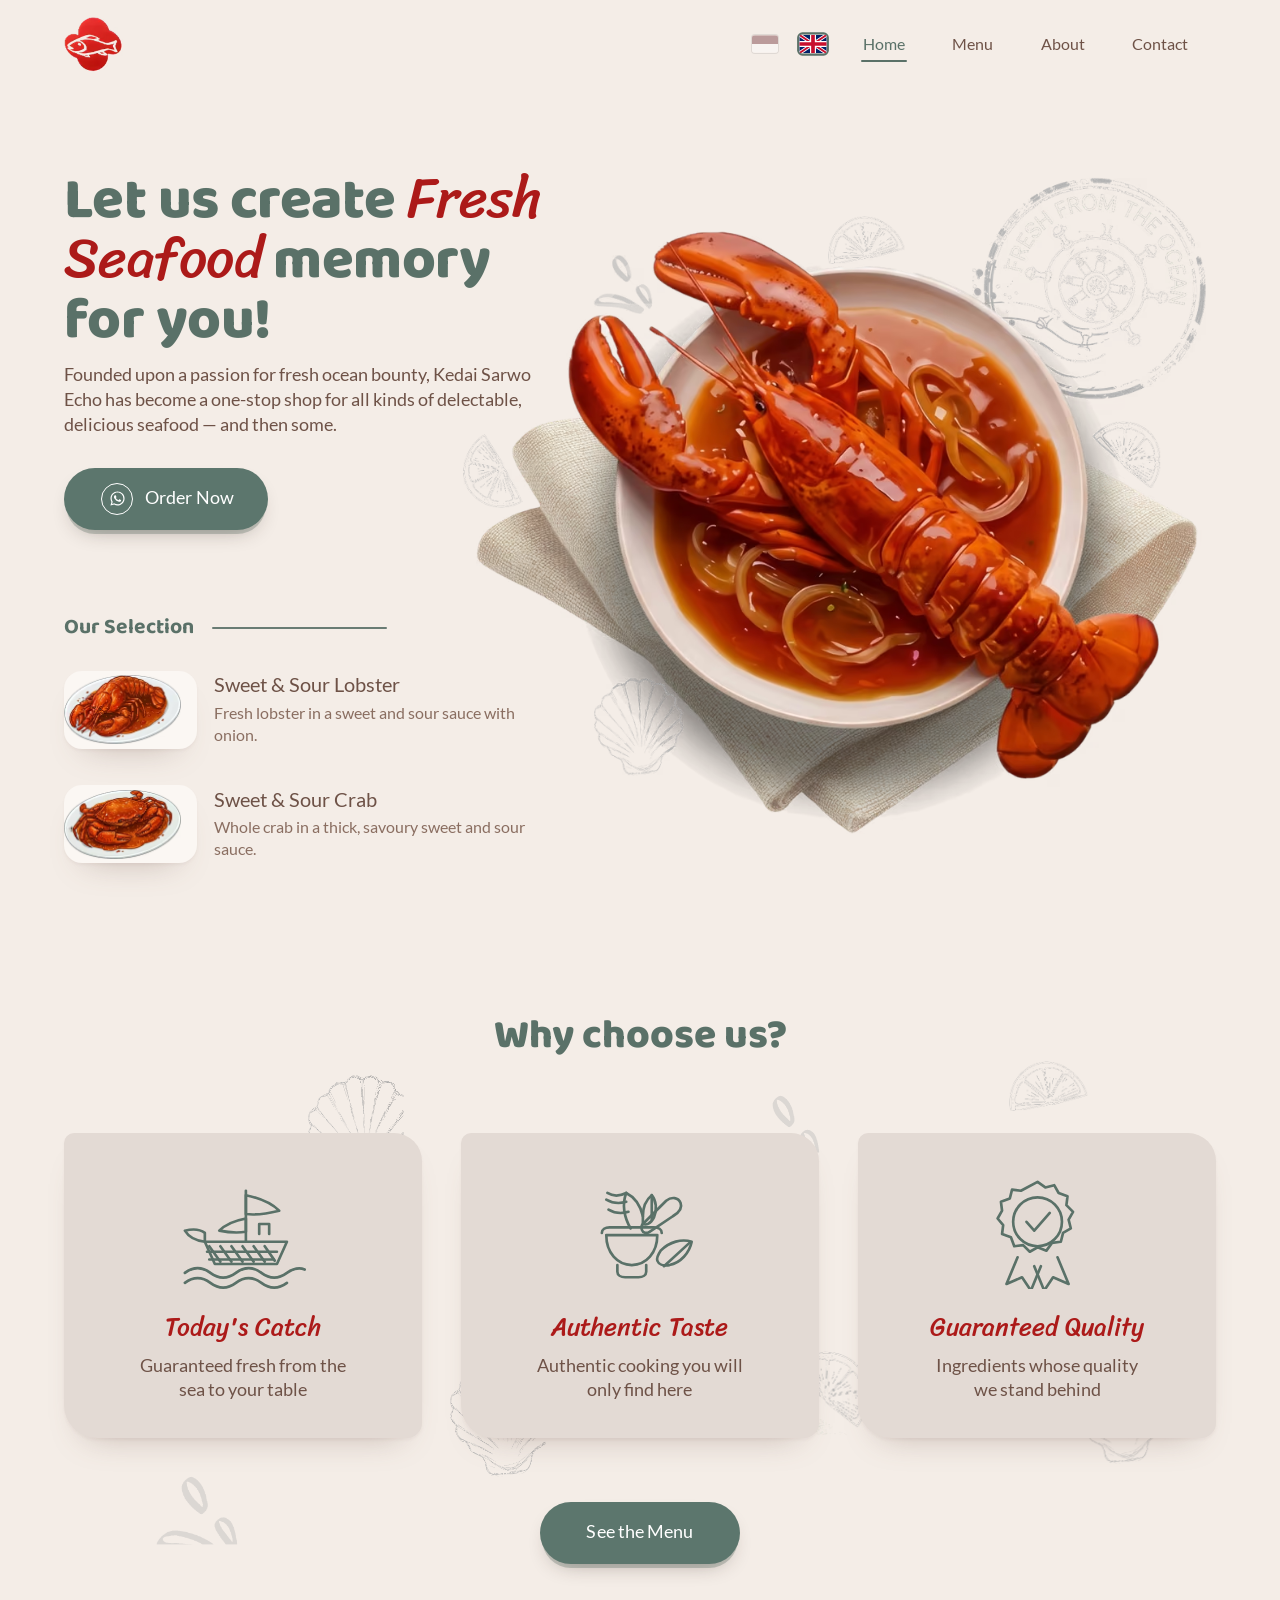
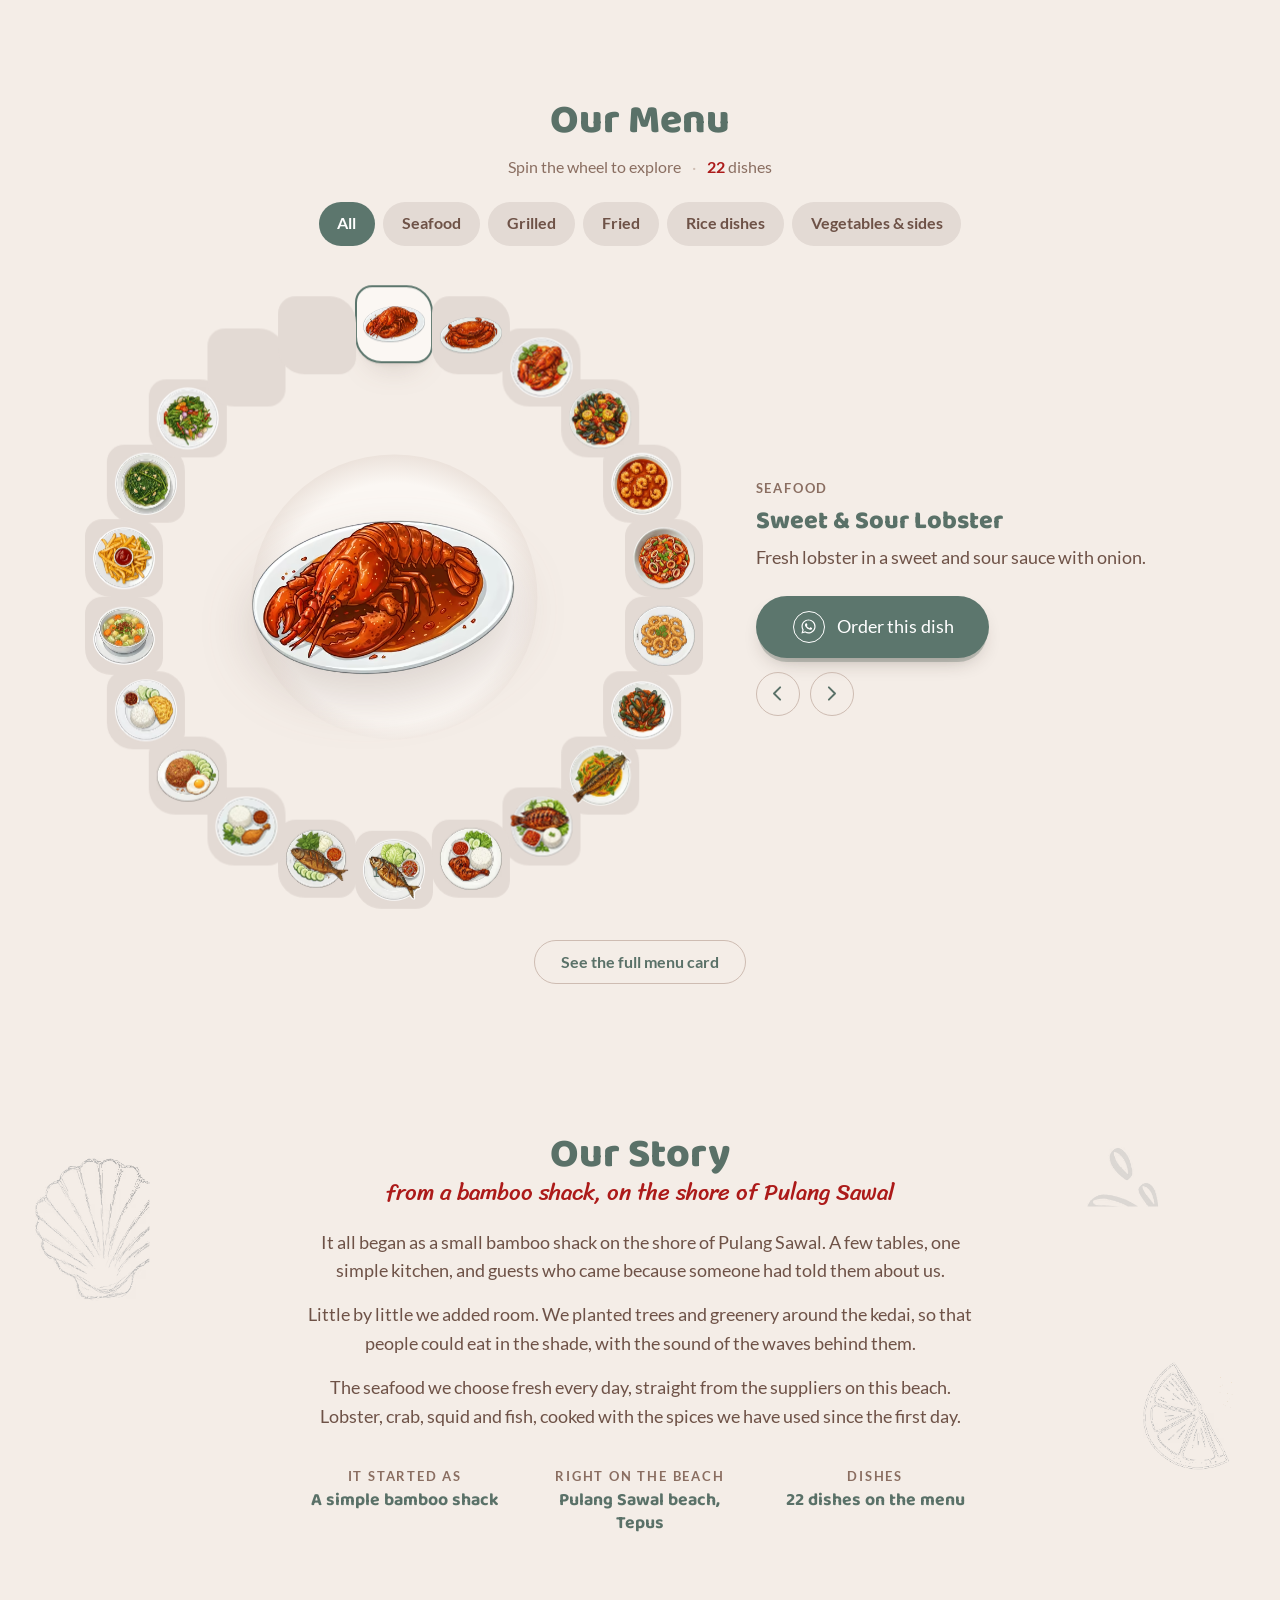
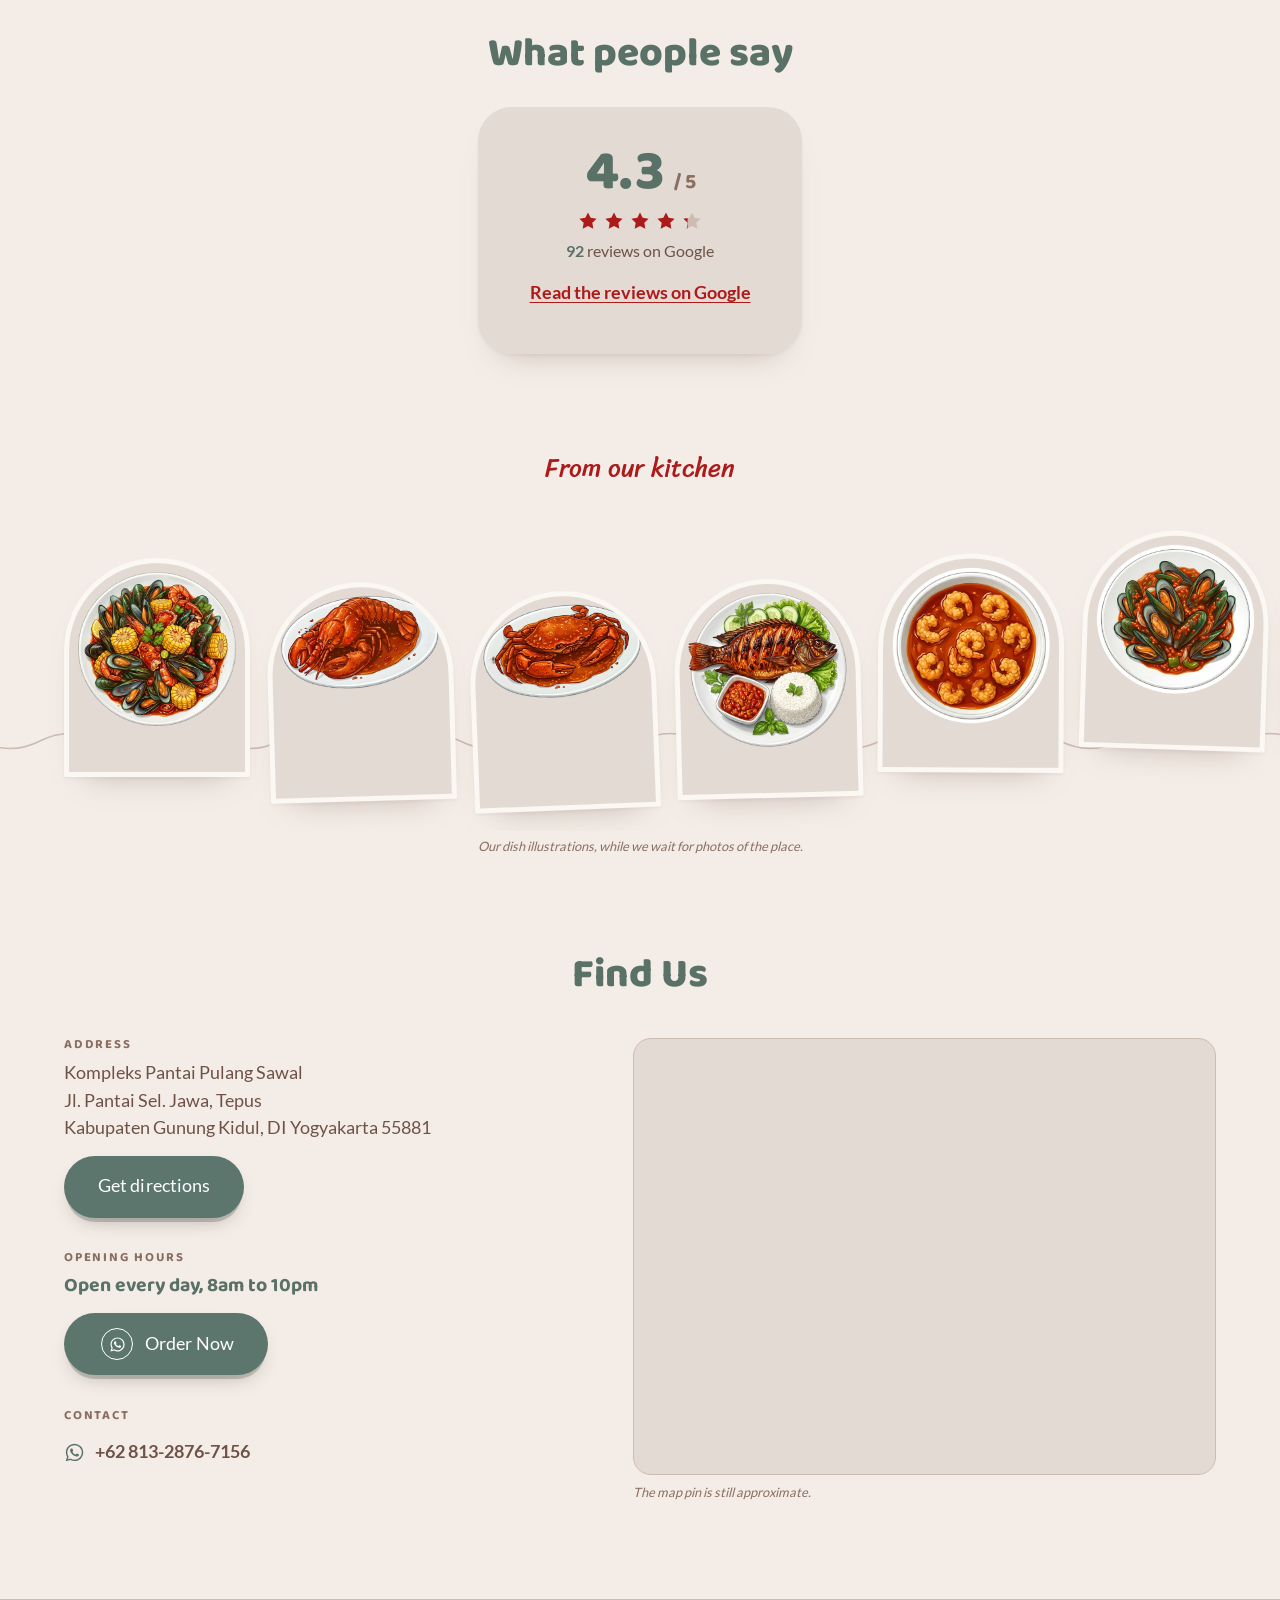
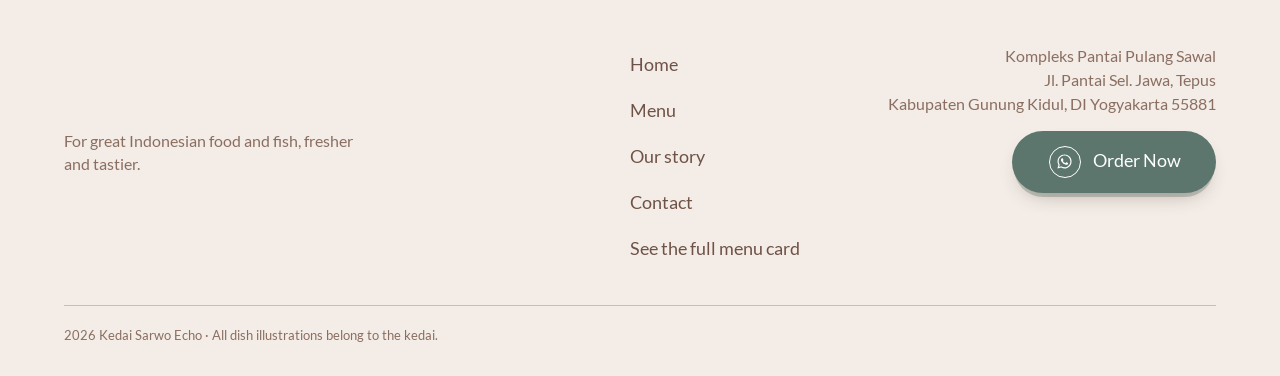
<file: index.html>
<!DOCTYPE html>
<html lang="id">
<head>
<meta charset="utf-8">
<meta name="viewport" content="width=device-width, initial-scale=1, viewport-fit=cover">
<title>Kedai Sarwo Echo — Seafood Segar di Pantai Pulang Sawal</title>
<meta name="description" content="Rumah makan seafood di Pantai Pulang Sawal, Tepus, Gunungkidul. Lobster, kepiting, cumi dan ikan segar langsung dari laut ke meja Anda.">
<meta name="theme-color" content="#F4EDE7">

<!-- Content-Security-Policy en balise : GitHub Pages ne permet pas d'en-tetes HTTP.
     Aucun script ni style en ligne, aucun domaine tiers hors la carte et la video. -->
<meta http-equiv="Content-Security-Policy" content="default-src 'none'; base-uri 'none'; form-action 'none'; img-src 'self' data:; font-src 'self'; style-src 'self'; script-src 'self'; connect-src 'self'; manifest-src 'self'; media-src 'self'; frame-src https://www.openstreetmap.org https://www.youtube-nocookie.com; upgrade-insecure-requests">
<meta name="referrer" content="strict-origin-when-cross-origin">

<link rel="canonical" href="https://kedaisarwoecho.com/">
<meta property="og:url" content="https://kedaisarwoecho.com/">
<meta property="og:type" content="restaurant.restaurant">
<meta property="og:site_name" content="Kedai Sarwo Echo">
<meta property="og:locale" content="id_ID">
<meta property="og:locale:alternate" content="en_GB">
<meta property="og:title" content="Kedai Sarwo Echo — Seafood Segar di Pantai Pulang Sawal">
<meta property="og:description" content="Lobster, kepiting, cumi dan ikan segar, langsung dari laut ke meja Anda. Di tepi Pantai Pulang Sawal, Tepus, Gunungkidul.">
<meta property="og:image" content="https://kedaisarwoecho.com/assets/img/brand/icon-512.png">
<meta name="twitter:card" content="summary_large_image">

<!-- l'illustration du hero est le plus gros element visible : on la demande tot -->
<link rel="preload" as="image" href="assets/img/hero/hero-plate-900.avif" type="image/avif"
      imagesrcset="assets/img/hero/hero-plate-560.avif 560w, assets/img/hero/hero-plate-900.avif 900w, assets/img/hero/hero-plate-1400.avif 1400w"
      imagesizes="(max-width:900px) 92vw, 58vw" fetchpriority="high">

<link rel="icon" href="assets/img/brand/favicon.ico" sizes="any">
<link rel="icon" href="assets/img/brand/favicon-96.png" type="image/png" sizes="96x96">
<link rel="apple-touch-icon" href="assets/img/brand/apple-touch-icon.png">
<link rel="manifest" href="site.webmanifest">

<link rel="preload" href="assets/fonts/Baloo2-800-latin.woff2" as="font" type="font/woff2" crossorigin>
<link rel="preload" href="assets/fonts/Lato-400-latin.woff2" as="font" type="font/woff2" crossorigin>
<link rel="stylesheet" href="assets/css/fonts.css">
<link rel="stylesheet" href="assets/css/tokens.css">
<link rel="stylesheet" href="assets/css/main.css">
<link rel="stylesheet" href="assets/css/sections.css">
</head>
<body>

<a class="skip" href="#main" data-i18n="skip">Langsung ke konten</a>

<div class="page">
<div class="panel">

  <!-- ══════════════ NAVIGATION ══════════════ -->
  <header class="nav" id="nav">
    <a class="nav__logo" href="#" aria-label="Kedai Sarwo Echo — beranda">
      <picture>
        <source srcset="assets/img/brand/logo-short-96.avif 96w, assets/img/brand/logo-short-192.avif 192w" type="image/avif" sizes="66px">
        <source srcset="assets/img/brand/logo-short-96.webp 96w, assets/img/brand/logo-short-192.webp 192w" type="image/webp" sizes="66px">
        <img src="assets/img/brand/logo-short-192.png" alt="Kedai Sarwo Echo" width="66" height="62" fetchpriority="high" decoding="async">
      </picture>
    </a>

    <div class="langsw" role="group" aria-label="Bahasa / Language">
      <button type="button" class="langsw__b" data-lang="id" aria-pressed="true">
        <svg viewBox="0 0 60 40" aria-hidden="true" focusable="false"><use href="#f-id"/></svg>
        <span class="sr">Bahasa Indonesia</span>
      </button>
      <button type="button" class="langsw__b" data-lang="en" aria-pressed="false">
        <svg viewBox="0 0 60 40" aria-hidden="true" focusable="false"><use href="#f-gb"/></svg>
        <span class="sr">English</span>
      </button>
    </div>

    <nav class="nav__links" id="navLinks" aria-label="Menu utama">
      <a href="#beranda" class="is-active" data-i18n="nav.home">Beranda</a>
      <a href="#menu" data-i18n="nav.menu">Menu</a>
      <a href="#tentang" data-i18n="nav.about">Tentang</a>
      <a href="#kontak" data-i18n="nav.contact">Kontak</a>
    </nav>

    <div class="nav__end">
      <!-- WhatsApp: toujours visible sur telephone, c'est l'action principale -->
      <a class="wa-mini" data-wa href="#" aria-label="Pesan lewat WhatsApp">
        <svg viewBox="0 0 24 24" aria-hidden="true" focusable="false"><use href="#i-wa"/></svg>
        <span data-i18n="nav.order">Pesan</span>
      </a>

      <button type="button" class="burger" id="burger" aria-expanded="false" aria-controls="navLinks">
        <span class="burger__box" aria-hidden="true"><i></i><i></i><i></i></span>
        <span class="sr" data-i18n="nav.toggle">Buka menu</span>
      </button>
    </div>
  </header>

  <main id="main">

  <!-- ══════════════ SECTION 1 — HERO ══════════════ -->
  <section class="hero" id="beranda">
    <div class="hero__text">
      <h1 class="hero__title">
        <span data-i18n="hero.t1">Kami ciptakan kenangan</span>
        <em class="script" data-i18n="hero.t2">Seafood Segar</em>
        <span data-i18n="hero.t3">untuk Anda!</span>
      </h1>

      <p class="hero__lede" data-i18n="hero.lede">Berawal dari kecintaan pada hasil laut segar, Kedai Sarwo Echo kini menjadi tempat untuk segala macam hidangan seafood yang lezat — dan masih banyak lagi.</p>

      <a class="btn btn--wa" data-wa href="#">
        <span class="btn__ico" aria-hidden="true"><svg viewBox="0 0 24 24"><use href="#i-wa"/></svg></span>
        <span data-i18n="hero.cta">Pesan Sekarang</span>
      </a>

      <div class="pick">
        <h2 class="pick__head"><span data-i18n="hero.pick">Pilihan Kami</span><i class="pick__rule" aria-hidden="true"></i></h2>
        <ul class="pick__list" id="pickList"><!-- injecte depuis data/menu.json --></ul>
      </div>
    </div>

    <!-- Compo hero: 7 calques independants, decoupes de 2.png -->
    <div class="comp" id="heroComp" aria-hidden="true">
      <div class="comp__box">
        <picture class="comp__l comp__l--plate">
          <source type="image/avif" srcset="assets/img/hero/hero-plate-560.avif 560w, assets/img/hero/hero-plate-900.avif 900w, assets/img/hero/hero-plate-1400.avif 1400w" sizes="(max-width:900px) 92vw, 58vw">
          <source type="image/webp" srcset="assets/img/hero/hero-plate-560.webp 560w, assets/img/hero/hero-plate-900.webp 900w, assets/img/hero/hero-plate-1400.webp 1400w" sizes="(max-width:900px) 92vw, 58vw">
          <img src="assets/img/hero/hero-plate-900.png" alt="" width="1680" height="1512" fetchpriority="high" decoding="async">
        </picture>
        <picture class="comp__l comp__l--stamp">
          <source type="image/avif" srcset="assets/img/hero/hero-stamp-320.avif"><source type="image/webp" srcset="assets/img/hero/hero-stamp-320.webp">
          <img src="assets/img/hero/hero-stamp-320.png" alt="" width="537" height="481" loading="lazy" decoding="async">
        </picture>
        <picture class="comp__l comp__l--lemon-top">
          <source type="image/avif" srcset="assets/img/hero/hero-lemon-top-179.avif"><source type="image/webp" srcset="assets/img/hero/hero-lemon-top-179.webp">
          <img src="assets/img/hero/hero-lemon-top-179.png" alt="" width="179" height="112" loading="lazy" decoding="async">
        </picture>
        <picture class="comp__l comp__l--splash">
          <source type="image/avif" srcset="assets/img/hero/hero-splash-135.avif"><source type="image/webp" srcset="assets/img/hero/hero-splash-135.webp">
          <img src="assets/img/hero/hero-splash-135.png" alt="" width="135" height="113" loading="lazy" decoding="async">
        </picture>
        <picture class="comp__l comp__l--lemon-right">
          <source type="image/avif" srcset="assets/img/hero/hero-lemon-right-145.avif"><source type="image/webp" srcset="assets/img/hero/hero-lemon-right-145.webp">
          <img src="assets/img/hero/hero-lemon-right-145.png" alt="" width="145" height="169" loading="lazy" decoding="async">
        </picture>
        <picture class="comp__l comp__l--lemon-left">
          <source type="image/avif" srcset="assets/img/hero/hero-lemon-left-142.avif"><source type="image/webp" srcset="assets/img/hero/hero-lemon-left-142.webp">
          <img src="assets/img/hero/hero-lemon-left-142.png" alt="" width="142" height="171" loading="lazy" decoding="async">
        </picture>
        <picture class="comp__l comp__l--shell">
          <source type="image/avif" srcset="assets/img/hero/hero-shell-182.avif"><source type="image/webp" srcset="assets/img/hero/hero-shell-182.webp">
          <img src="assets/img/hero/hero-shell-182.png" alt="" width="182" height="226" loading="lazy" decoding="async">
        </picture>
      </div>
    </div>
  </section>

  <!-- ══════════════ SECTION 2 — WHY CHOOSE US ══════════════ -->
  <section class="why" id="tentang">
    <div class="why__deco" aria-hidden="true"></div>

    <h2 class="why__title" data-i18n="why.title">Kenapa memilih kami?</h2>

    <ul class="why__grid">
      <li class="wcard">
        <span class="wcard__ico" aria-hidden="true">
          <svg viewBox="0 0 120 104" fill="none" stroke="currentColor" stroke-width="2.4" stroke-linecap="round" stroke-linejoin="round">
            <path d="M26 62 h74 l-9 20 H35 z"/>
            <path d="M63 62 V16"/><path d="M63 20 c14 3 24 8 30 14 -12 3 -22 4 -30 3z"/>
            <path d="M63 41 c-11 2 -19 6 -24 11 10 2 18 2 24 1z"/>
            <path d="M75 55 v-9 h9 v9"/>
            <path d="M26 62 c-9 -1 -15 -5 -18 -10 8 -2 14 -1 18 2z"/>
            <path d="M30 66 l10 14 M40 66 l10 14 M50 66 l10 14 M60 66 l10 14 M70 66 l10 14 M80 66 l9 13"/>
            <path d="M30 78 h58 M28 71 h63"/>
            <path d="M8 90 c8 -6 15 -6 23 0 8 6 15 6 23 0 8 -6 15 -6 23 0 8 6 15 6 23 0 6 -4 11 -5 16 -3"/>
            <path d="M8 99 c8 -6 15 -6 23 0 8 6 15 6 23 0 8 -6 15 -6 23 0 8 6 15 6 23 0"/>
          </svg>
        </span>
        <h3 class="wcard__t" data-i18n="why.c1t">Tangkapan Hari Ini</h3>
        <p class="wcard__p" data-i18n="why.c1p">Dijamin segar dari laut ke meja Anda</p>
      </li>

      <li class="wcard">
        <span class="wcard__ico" aria-hidden="true">
          <svg viewBox="0 0 120 104" fill="none" stroke="currentColor" stroke-width="2.4" stroke-linecap="round" stroke-linejoin="round">
            <path d="M30 56 h46 c0 16 -10 27 -23 27 S30 72 30 56z"/>
            <path d="M40 83 v6 c0 3 3 5 7 5 h12 c4 0 7 -2 7 -5 v-6"/>
            <path d="M26 54 c0 -3 3 -5 7 -5 h40 c4 0 7 2 7 5"/>
            <path d="M84 25 c5 -4 11 -3 13 2 2 5 -2 9 -7 12 L69 53 c-3 2 -6 1 -7 -2 -1 -3 0 -5 3 -7z"/>
            <path d="M52 50 C46 40 44 28 48 18 c8 4 13 12 15 21"/>
            <path d="M48 18 c-6 3 -12 3 -17 0 M48 26 c-7 2 -13 1 -18 -2 M50 35 c-7 2 -13 1 -18 -2"/>
            <path d="M63 39 c0 -8 3 -15 8 -19 4 5 5 13 2 20 -3 6 -8 8 -10 5z"/>
            <path d="M71 20 v22"/>
            <path d="M79 70 c8 -8 19 -11 28 -8 -2 10 -10 19 -20 21 -6 1 -10 -1 -11 -4 -1 -3 1 -6 3 -9z"/>
            <path d="M105 63 L82 84"/>
          </svg>
        </span>
        <h3 class="wcard__t" data-i18n="why.c2t">Rasa Otentik</h3>
        <p class="wcard__p" data-i18n="why.c2p">Masakan otentik yang hanya ada di sini</p>
      </li>

      <li class="wcard">
        <span class="wcard__ico" aria-hidden="true">
          <svg viewBox="0 0 120 104" fill="none" stroke="currentColor" stroke-width="2.4" stroke-linecap="round" stroke-linejoin="round">
            <path d="M60 8 l7 5 8 -2 4 7 8 3 -1 8 6 6 -4 7 2 8 -7 4 -2 8 -8 1 -5 7 -8 -3 -7 4 -6 -6 -8 1 -3 -8 -8 -3 1 -8 -5 -6 4 -7 -1 -8 8 -3 2 -8 8 1z"/>
            <circle cx="60" cy="44" r="22"/>
            <path d="M50 44 l7 8 14 -16"/>
            <path d="M42 76 L32 100 l14 -6 8 12 9 -22"/>
            <path d="M78 76 l10 24 -14 -6 -8 12 -9 -22"/>
          </svg>
        </span>
        <h3 class="wcard__t" data-i18n="why.c3t">Kualitas Terjamin</h3>
        <p class="wcard__p" data-i18n="why.c3p">Bahan-bahan masakan yang terjamin kualitasnya</p>
      </li>
    </ul>

    <a class="btn btn--sage why__cta" href="#menu" data-i18n="why.cta">Lihat Menu</a>
  </section>

  <!-- ══════════════ SECTION 3 — LA ROUE DU MENU ══════════════ -->
  <section class="menu" id="menu">
    <header class="menu__head">
      <h2 class="menu__title" data-i18n="menu.title">Menu Kami</h2>
      <p class="menu__sub">
        <span data-i18n="menu.sub">Putar rodanya untuk menjelajah</span>
        <span class="menu__dot" aria-hidden="true">&middot;</span>
        <span><b id="menuTotal">22</b> <span data-i18n="menu.dishes">hidangan</span></span>
      </p>
      <ul class="chips" id="chips" role="group" aria-label="Filter kategori"></ul>
    </header>

    <div class="menu__stage">
      <!-- Roue : cercle sur desktop, arc balayable au doigt sur telephone -->
      <div class="wheel" id="wheel">
        <div class="wheel__ring" id="ring" role="listbox" tabindex="0"
             aria-label="Pilih hidangan" aria-activedescendant=""></div>
        <div class="wheel__hub" id="hub">
          <picture>
            <source id="hubAvif" type="image/avif" srcset="">
            <source id="hubWebp" type="image/webp" srcset="">
            <img id="hubImg" src="" alt="" width="880" height="880" decoding="async">
          </picture>
        </div>
        <p class="wheel__count" aria-hidden="true"><b id="wCur">1</b> / <span id="wTot">22</span></p>
      </div>

      <!-- Fiche du plat : a droite sur desktop, en dessous sur telephone -->
      <article class="dish" id="dish" aria-live="polite">
        <p class="dish__cat" id="dCat"></p>
        <h3 class="dish__name" id="dName"></h3>
        <p class="dish__price" id="dPriceRow" hidden><span id="dPrice"></span><span class="dish__prov" id="dProv"></span></p>
        <p class="dish__desc" id="dDesc"></p>
        <a class="btn btn--wa dish__cta" id="dOrder" href="#" target="_blank" rel="noopener noreferrer">
          <span class="btn__ico" aria-hidden="true"><svg viewBox="0 0 24 24"><use href="#i-wa"/></svg></span>
          <span data-i18n="menu.order">Pesan hidangan ini</span>
        </a>
        <div class="dish__nav">
          <button type="button" class="dnav" id="dPrev" aria-label="Hidangan sebelumnya">
            <svg viewBox="0 0 24 24" aria-hidden="true"><path d="M15 5 8 12l7 7" fill="none" stroke="currentColor" stroke-width="2.2" stroke-linecap="round" stroke-linejoin="round"/></svg>
          </button>
          <button type="button" class="dnav" id="dNext" aria-label="Hidangan berikutnya">
            <svg viewBox="0 0 24 24" aria-hidden="true"><path d="m9 5 7 7-7 7" fill="none" stroke="currentColor" stroke-width="2.2" stroke-linecap="round" stroke-linejoin="round"/></svg>
          </button>
        </div>
      </article>
    </div>

    <p class="menu__vers-carte">
      <a href="menu.html" data-i18n="menu.carte">Lihat kartu menu lengkap</a>
    </p>

    <p class="menu__fallback" id="menuFallback" hidden>
      <span data-i18n="menu.fallback">Menu tidak dapat dimuat.</span>
      <a data-wa href="#" target="_blank" rel="noopener noreferrer" data-i18n="menu.fallbackCta">Hubungi kami lewat WhatsApp</a>
    </p>
  </section>

  <!-- ══════════════ SECTION 4 — NOTRE HISTOIRE ══════════════ -->
  <section class="story" id="cerita">
    <div class="story__deco" aria-hidden="true"></div>
    <div class="story__inner">
      <h2 class="story__title"><span id="stTitle">Cerita Kami</span>
        <em class="script" id="stAccent">di tepi Pantai Pulang Sawal</em></h2>
      <div class="story__text" id="stText"></div>
      <dl class="marks" id="stMarks"></dl>
    </div>
  </section>

  <!-- ══════════════ SECTION 6 — AVIS ══════════════ -->
  <section class="revw" id="ulasan">
    <h2 class="revw__title" data-i18n="revw.title">Kata Mereka</h2>
    <div class="revw__card">
      <p class="revw__score"><b id="rvNote">4,3</b><span>/ 5</span></p>
      <div class="revw__stars" id="rvStars" role="img" aria-label=""></div>
      <p class="revw__count"><b id="rvNb">92</b> <span id="rvSrc">ulasan di Google</span></p>
      <a class="revw__link" id="rvLink" href="#" target="_blank" rel="noopener noreferrer"
         data-i18n="revw.link">Baca ulasannya</a>
    </div>
    <ul class="revw__quotes" id="rvQuotes"></ul>

    <!-- Galerie, juste sous la note. Disposition en vague : les cadres suivent une
         sinusoide, comme une ligne de flottaison. Masquee si aucune photo. -->
    <div class="gal" id="galeri" hidden>
      <h3 class="gal__title" id="galTitle">Dari Dapur Kami</h3>
      <ul class="gal__wave" id="galGrid"></ul>
      <p class="gal__note" id="galNote" hidden data-i18n="gal.note">Ilustrasi hidangan kami, sambil menunggu foto tempatnya.</p>
    </div>
  </section>

  <!-- ══════════════ SECTION 7 — NOUS TROUVER ══════════════ -->
  <section class="find" id="kontak">
    <h2 class="find__title" data-i18n="find.title">Kunjungi Kami</h2>
    <div class="find__grid">
      <div class="find__info">
        <div class="finfo">
          <h3 class="finfo__t" data-i18n="find.addr">Alamat</h3>
          <address class="finfo__b" id="fAddr"></address>
          <a class="btn btn--sage finfo__cta" id="fRoute" href="#" target="_blank" rel="noopener noreferrer"
             data-i18n="find.route">Petunjuk arah</a>
        </div>

        <div class="finfo">
          <h3 class="finfo__t" data-i18n="find.hours">Jam buka</h3>
          <p class="hours-one" id="fHoursLine"></p>
          <a class="btn btn--wa finfo__cta" data-wa href="#" target="_blank" rel="noopener noreferrer">
            <span class="btn__ico" aria-hidden="true"><svg viewBox="0 0 24 24"><use href="#i-wa"/></svg></span>
            <span data-i18n="hero.cta">Pesan Sekarang</span>
          </a>
        </div>

        <div class="finfo">
          <h3 class="finfo__t" data-i18n="find.contact">Kontak</h3>
          <ul class="flinks">
            <li><a class="flink" data-wa href="#" target="_blank" rel="noopener noreferrer">
              <svg viewBox="0 0 24 24" aria-hidden="true"><use href="#i-wa"/></svg>
              <span id="fWa">+62 813-2876-7156</span></a></li>
            <li id="fFbLi" hidden><a class="flink" id="fFb" href="#" target="_blank" rel="noopener noreferrer">
              <svg viewBox="0 0 24 24" aria-hidden="true"><use href="#i-fb"/></svg>
              <span>Facebook</span></a></li>
            <li id="fIgLi" hidden><a class="flink" id="fIg" href="#" target="_blank" rel="noopener noreferrer">
              <svg viewBox="0 0 24 24" aria-hidden="true"><use href="#i-ig"/></svg>
              <span>Instagram</span></a></li>
          </ul>
        </div>
      </div>

      <div class="find__map">
        <iframe id="fMap" title="Peta lokasi Kedai Sarwo Echo" loading="lazy" tabindex="-1"
                aria-hidden="true" referrerpolicy="no-referrer-when-downgrade" src="about:blank"></iframe>
        <p class="find__mapnote" id="fMapNote" hidden data-i18n="find.mapNote">Titik peta masih perkiraan.</p>
      </div>
    </div>

    <div class="vid" id="vidWrap" hidden>
      <div class="vid__box"><iframe id="vidFrame" title="Video Kedai Sarwo Echo" loading="lazy"
        allow="accelerometer; clipboard-write; encrypted-media; gyroscope; picture-in-picture"
        allowfullscreen src="about:blank"></iframe></div>
    </div>
  </section>

  </main>

  <!-- ══════════════ PIED DE PAGE ══════════════ -->
  <footer class="foot">
    <div class="foot__inner">
      <div class="foot__brand">
        <picture>
          <source srcset="assets/img/brand/logo-180.avif 180w, assets/img/brand/logo-300.avif 300w" type="image/avif" sizes="180px">
          <source srcset="assets/img/brand/logo-180.webp 180w, assets/img/brand/logo-300.webp 300w" type="image/webp" sizes="180px">
          <img src="assets/img/brand/logo-300.png" alt="Kedai Sarwo Echo" width="180" height="82" loading="lazy" decoding="async">
        </picture>
        <p class="foot__tag" data-i18n="foot.tag">Seafood segar, langsung dari laut ke meja Anda.</p>
      </div>

      <nav class="foot__nav" aria-label="Tautan kaki halaman">
        <a href="#beranda" data-i18n="nav.home">Beranda</a>
        <a href="#menu" data-i18n="nav.menu">Menu</a>
        <a href="#cerita" data-i18n="foot.story">Cerita</a>
        <a href="#kontak" data-i18n="nav.contact">Kontak</a>
        <a href="menu.html" data-i18n="menu.carte">Kartu menu</a>
      </nav>

      <div class="foot__contact">
        <address id="footAddr"></address>
        <a class="btn btn--wa foot__wa" data-wa href="#" target="_blank" rel="noopener noreferrer">
          <span class="btn__ico" aria-hidden="true"><svg viewBox="0 0 24 24"><use href="#i-wa"/></svg></span>
          <span data-i18n="hero.cta">Pesan Sekarang</span>
        </a>
      </div>
    </div>
    <p class="foot__legal">
      <span id="footYear">2026</span> Kedai Sarwo Echo &middot;
      <span data-i18n="foot.rights">Semua ilustrasi hidangan adalah milik kedai.</span>
    </p>
  </footer>
</div><!-- /panel -->
</div><!-- /page -->

<!-- sprite SVG -->
<svg class="sprite" width="0" height="0" aria-hidden="true" focusable="false">
  <symbol id="i-wa" viewBox="0 0 24 24">
    <path fill="currentColor" d="M12.04 2C6.58 2 2.13 6.45 2.13 11.91c0 1.75.46 3.45 1.32 4.95L2 22l5.25-1.38a9.9 9.9 0 0 0 4.79 1.22h.01c5.46 0 9.91-4.45 9.91-9.91 0-2.65-1.03-5.14-2.9-7.01A9.82 9.82 0 0 0 12.04 2m0 1.67c2.2 0 4.27.86 5.83 2.42a8.2 8.2 0 0 1 2.41 5.82c0 4.54-3.7 8.24-8.25 8.24a8.2 8.2 0 0 1-4.2-1.15l-.3-.18-3.12.82.83-3.04-.2-.31a8.2 8.2 0 0 1-1.26-4.38c0-4.54 3.7-8.24 8.26-8.24M8.53 7.33c-.16 0-.43.06-.65.31-.22.24-.87.85-.87 2.07 0 1.22.89 2.4 1.01 2.56.12.17 1.72 2.75 4.23 3.76 2.09.83 2.52.66 2.97.62.46-.04 1.47-.6 1.68-1.18.21-.58.21-1.08.15-1.18-.07-.11-.23-.17-.48-.29s-1.47-.72-1.7-.81c-.22-.08-.39-.12-.55.12-.16.25-.63.81-.77.98-.14.16-.28.18-.53.06-.24-.13-1.03-.38-1.97-1.22-.73-.65-1.22-1.45-1.36-1.7-.14-.24-.02-.37.11-.5.11-.11.24-.28.37-.42.12-.15.16-.25.24-.41.08-.17.04-.31-.02-.43-.06-.12-.55-1.33-.76-1.82-.2-.48-.4-.41-.55-.42h-.47Z"/>
  </symbol>
  <symbol id="i-fb" viewBox="0 0 24 24">
    <path fill="currentColor" d="M22 12.06C22 6.5 17.52 2 12 2S2 6.5 2 12.06c0 5.02 3.66 9.18 8.44 9.94v-7.03H7.9v-2.91h2.54V9.85c0-2.52 1.49-3.91 3.77-3.91 1.09 0 2.24.2 2.24.2v2.46h-1.26c-1.24 0-1.63.78-1.63 1.57v1.89h2.78l-.44 2.91h-2.34V22c4.78-.76 8.44-4.92 8.44-9.94"/>
  </symbol>
  <symbol id="i-ig" viewBox="0 0 24 24">
    <path fill="none" stroke="currentColor" stroke-width="1.9" stroke-linecap="round" stroke-linejoin="round"
      d="M7.2 3h9.6A4.2 4.2 0 0 1 21 7.2v9.6a4.2 4.2 0 0 1-4.2 4.2H7.2A4.2 4.2 0 0 1 3 16.8V7.2A4.2 4.2 0 0 1 7.2 3Z"/>
    <circle cx="12" cy="12" r="3.8" fill="none" stroke="currentColor" stroke-width="1.9"/>
    <circle cx="17.2" cy="6.8" r="1.15" fill="currentColor"/>
  </symbol>
  <symbol id="i-star" viewBox="0 0 24 24">
    <path fill="currentColor" d="m12 2.6 2.9 5.88 6.5.95-4.7 4.58 1.11 6.47L12 17.42l-5.81 3.06 1.11-6.47-4.7-4.58 6.5-.95z"/>
  </symbol>
  <symbol id="f-id" viewBox="0 0 60 40">
    <path fill="#ce1126" d="M0 0h60v20H0z"/><path fill="#fff" d="M0 20h60v20H0z"/>
  </symbol>
  <symbol id="f-gb" viewBox="0 0 60 40">
    <clipPath id="f-gb-c"><path d="M0 0h60v40H0z"/></clipPath>
    <g clip-path="url(#f-gb-c)">
      <path fill="#012169" d="M0 0h60v40H0z"/>
      <path stroke="#fff" stroke-width="8" d="m0 0 60 40M60 0 0 40"/>
      <path stroke="#c8102e" stroke-width="4" d="m0 0 60 40M60 0 0 40"/>
      <path stroke="#fff" stroke-width="13" d="M30 0v40M0 20h60"/>
      <path stroke="#c8102e" stroke-width="8" d="M30 0v40M0 20h60"/>
    </g>
  </symbol>
  <symbol id="i-up" viewBox="0 0 24 24">
    <path fill="none" stroke="currentColor" stroke-width="2.2" stroke-linecap="round"
          stroke-linejoin="round" d="M12 19V6m0 0-6.4 6.4M12 6l6.4 6.4"/>
  </symbol>
  <symbol id="i-heart" viewBox="0 0 24 24">
    <path fill="none" stroke="currentColor" stroke-width="1.9" stroke-linecap="round" stroke-linejoin="round"
      d="M12 20.3 4.6 13a4.6 4.6 0 0 1 0-6.5 4.6 4.6 0 0 1 6.5 0l.9.9.9-.9a4.6 4.6 0 0 1 6.5 0 4.6 4.6 0 0 1 0 6.5z"/>
  </symbol>
</svg>

<button type="button" class="totop" id="toTop" aria-label="Kembali ke atas" data-i18n-label="a11y.top">
  <svg viewBox="0 0 24 24" aria-hidden="true" focusable="false"><use href="#i-up"/></svg>
</button>

<script src="assets/js/app.js" defer></script>
</body>
</html>
</file>
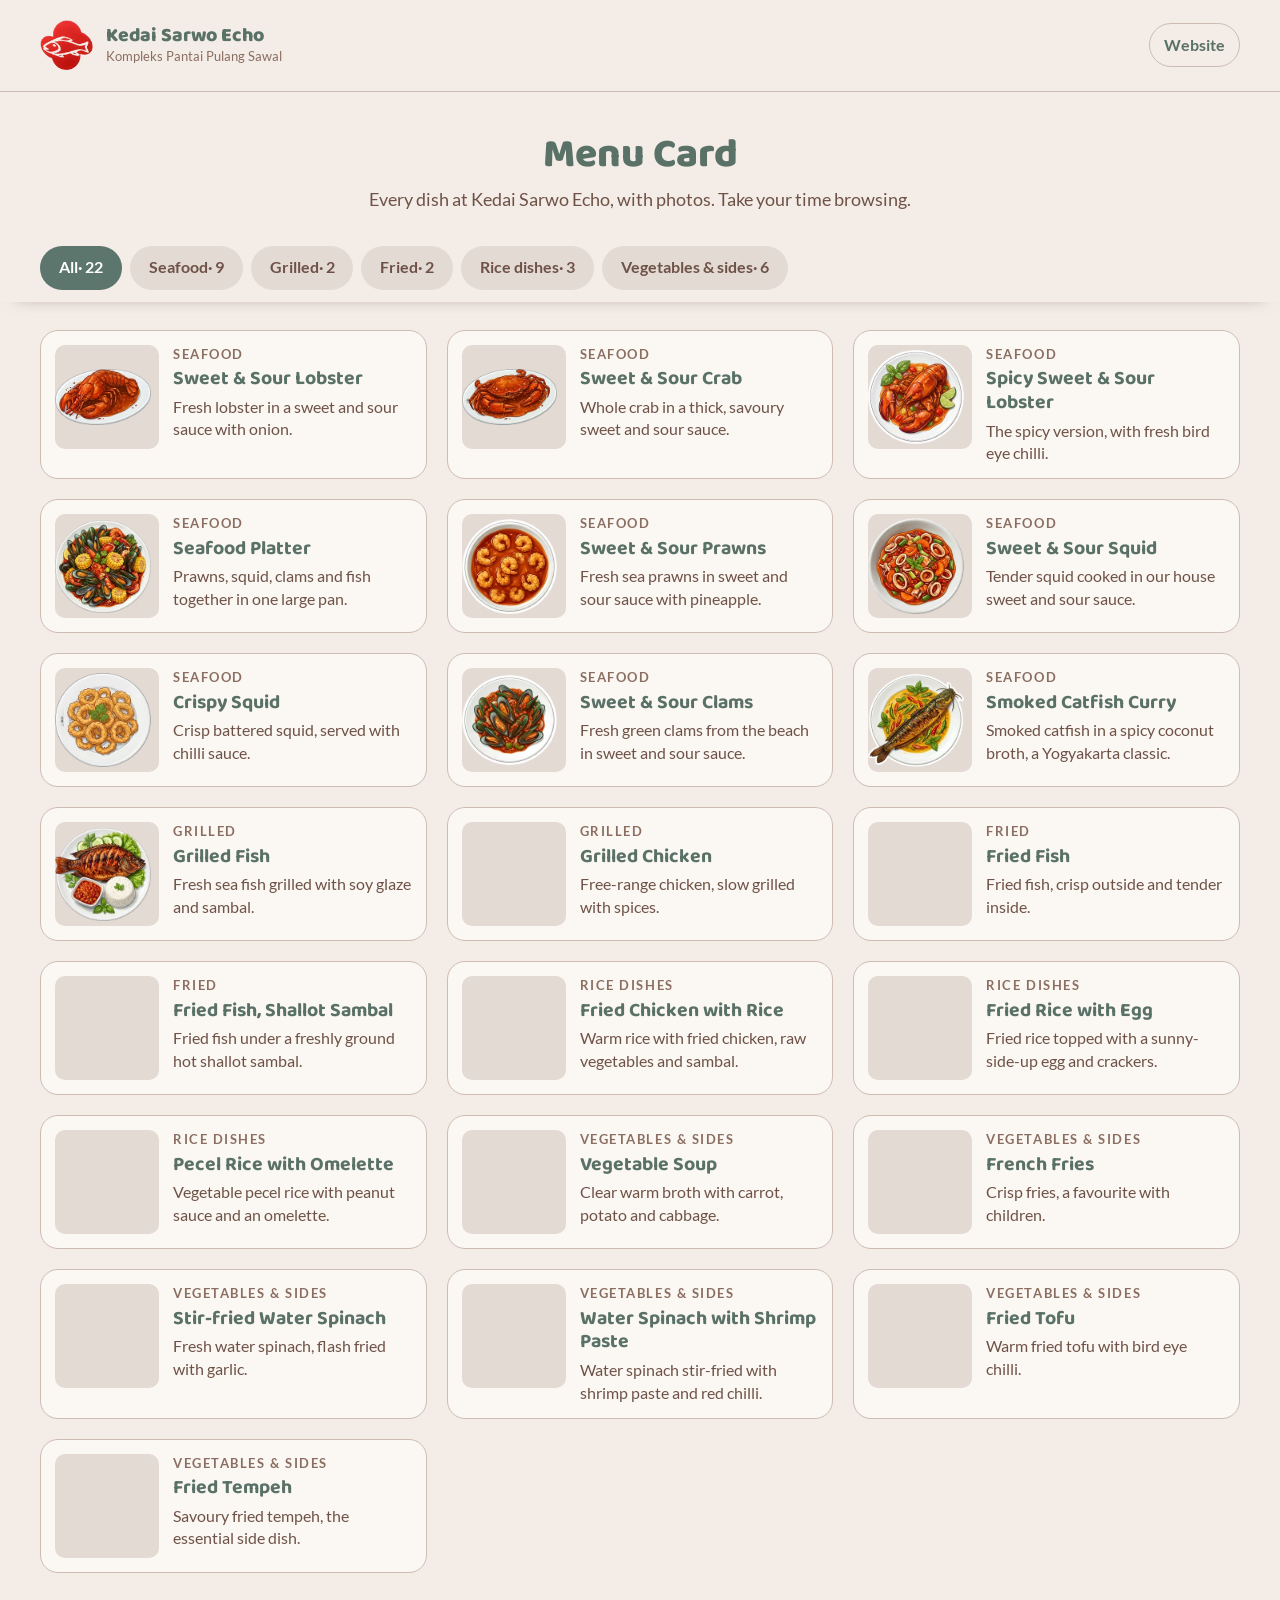
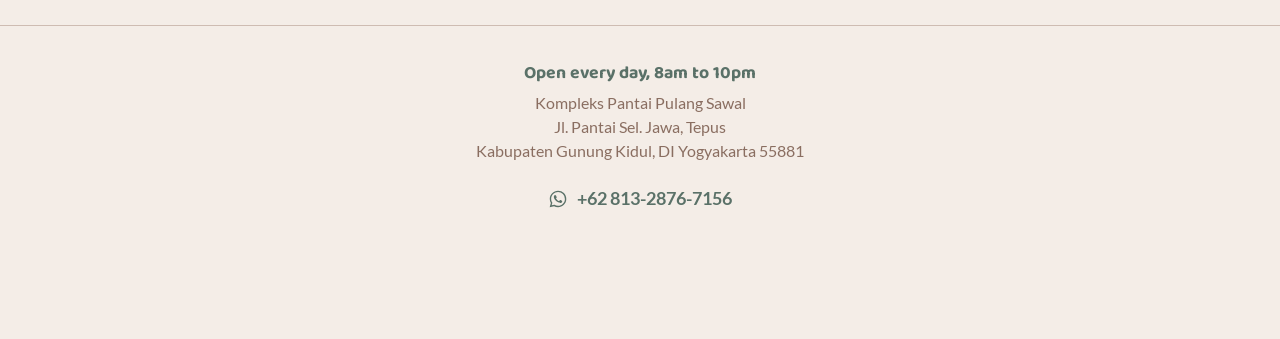
<file: menu.html>
<!DOCTYPE html>
<html lang="id">
<head>
<meta charset="utf-8">
<meta name="viewport" content="width=device-width, initial-scale=1, viewport-fit=cover">
<title>Kartu Menu — Kedai Sarwo Echo</title>
<meta name="description" content="Kartu menu Kedai Sarwo Echo : semua hidangan seafood kami, lengkap dengan fotonya.">
<meta name="theme-color" content="#F4EDE7">

<meta http-equiv="Content-Security-Policy" content="default-src 'none'; base-uri 'none'; form-action 'none'; img-src 'self' data:; font-src 'self'; style-src 'self'; script-src 'self'; connect-src 'self'; manifest-src 'self'">
<meta name="referrer" content="strict-origin-when-cross-origin">
<meta name="robots" content="index, follow">

<link rel="icon" href="assets/img/brand/favicon.ico" sizes="any">
<link rel="icon" href="assets/img/brand/favicon-96.png" type="image/png" sizes="96x96">
<link rel="apple-touch-icon" href="assets/img/brand/apple-touch-icon.png">
<link rel="manifest" href="site.webmanifest">

<link rel="preload" href="assets/fonts/Baloo2-800-latin.woff2" as="font" type="font/woff2" crossorigin>
<link rel="preload" href="assets/fonts/Lato-400-latin.woff2" as="font" type="font/woff2" crossorigin>
<link rel="stylesheet" href="assets/css/fonts.css">
<link rel="stylesheet" href="assets/css/tokens.css">
<link rel="stylesheet" href="assets/css/carte.css">
</head>
<body>

<a class="skip" href="#liste" data-i18n="carte.skip">Langsung ke daftar hidangan</a>

<header class="ch">
  <a class="ch__logo" href="index.html" aria-label="Kedai Sarwo Echo">
    <picture>
      <source srcset="assets/img/brand/logo-short-96.avif 96w, assets/img/brand/logo-short-192.avif 192w" type="image/avif" sizes="52px">
      <source srcset="assets/img/brand/logo-short-96.webp 96w, assets/img/brand/logo-short-192.webp 192w" type="image/webp" sizes="52px">
      <img src="assets/img/brand/logo-short-192.png" alt="Kedai Sarwo Echo" width="52" height="49" fetchpriority="high" decoding="async">
    </picture>
  </a>
  <div class="ch__t">
    <p class="ch__nom">Kedai Sarwo Echo</p>
    <p class="ch__lieu" id="chLieu"></p>
  </div>
  <a class="ch__back" href="index.html" data-i18n="carte.back">Situs</a>
</header>

<main>
  <section class="intro">
    <h1 class="intro__t" data-i18n="carte.title">Kartu Menu</h1>
    <p class="intro__d" data-i18n="carte.hint">Semua hidangan Kedai Sarwo Echo, lengkap dengan fotonya. Silakan lihat-lihat dengan tenang.</p>
  </section>

  <nav class="filtres" aria-label="Filter kategori">
    <ul class="chips" id="chips"></ul>
  </nav>

  <ul class="cartes" id="liste"></ul>

  <p class="vide" id="vide" hidden data-i18n="carte.vide">Tidak ada hidangan di kategori ini.</p>
  <p class="err" id="err" hidden>
    <span data-i18n="carte.err">Kartu menu tidak dapat dimuat.</span>
    <a id="errWa" href="#" target="_blank" rel="noopener noreferrer" data-i18n="carte.errCta">Hubungi kami lewat WhatsApp</a>
  </p>
</main>

<footer class="cf">
  <p class="cf__h" id="cfHoraires"></p>
  <p class="cf__a" id="cfAdresse"></p>
  <a class="cf__wa" id="cfWa" href="#" target="_blank" rel="noopener noreferrer">
    <svg viewBox="0 0 24 24" aria-hidden="true"><use href="#i-wa"/></svg>
    <span id="cfTel"></span>
  </a>
</footer>

<svg class="sprite" width="0" height="0" aria-hidden="true" focusable="false">
  <symbol id="i-wa" viewBox="0 0 24 24">
    <path fill="currentColor" d="M12.04 2C6.58 2 2.13 6.45 2.13 11.91c0 1.75.46 3.45 1.32 4.95L2 22l5.25-1.38a9.9 9.9 0 0 0 4.79 1.22h.01c5.46 0 9.91-4.45 9.91-9.91 0-2.65-1.03-5.14-2.9-7.01A9.82 9.82 0 0 0 12.04 2m0 1.67c2.2 0 4.27.86 5.83 2.42a8.2 8.2 0 0 1 2.41 5.82c0 4.54-3.7 8.24-8.25 8.24a8.2 8.2 0 0 1-4.2-1.15l-.3-.18-3.12.82.83-3.04-.2-.31a8.2 8.2 0 0 1-1.26-4.38c0-4.54 3.7-8.24 8.26-8.24M8.53 7.33c-.16 0-.43.06-.65.31-.22.24-.87.85-.87 2.07 0 1.22.89 2.4 1.01 2.56.12.17 1.72 2.75 4.23 3.76 2.09.83 2.52.66 2.97.62.46-.04 1.47-.6 1.68-1.18.21-.58.21-1.08.15-1.18-.07-.11-.23-.17-.48-.29s-1.47-.72-1.7-.81c-.22-.08-.39-.12-.55.12-.16.25-.63.81-.77.98-.14.16-.28.18-.53.06-.24-.13-1.03-.38-1.97-1.22-.73-.65-1.22-1.45-1.36-1.7-.14-.24-.02-.37.11-.5.11-.11.24-.28.37-.42.12-.15.16-.25.24-.41.08-.17.04-.31-.02-.43-.06-.12-.55-1.33-.76-1.82-.2-.48-.4-.41-.55-.42h-.47Z"/>
  </symbol>
  <symbol id="i-up" viewBox="0 0 24 24">
    <path fill="none" stroke="currentColor" stroke-width="2.2" stroke-linecap="round"
          stroke-linejoin="round" d="M12 19V6m0 0-6.4 6.4M12 6l6.4 6.4"/>
  </symbol>
</svg>

<button type="button" class="totop" id="toTop" aria-label="Kembali ke atas" data-i18n-label="carte.top">
  <svg viewBox="0 0 24 24" aria-hidden="true" focusable="false"><use href="#i-up"/></svg>
</button>

<script src="assets/js/carte.js" defer></script>
</body>
</html>
</file>
<file: assets/css/fonts.css>
/* Polices auto-hebergees (OFL). Sous-ensemble latin uniquement : l'indonesien
   et l'anglais n'ont pas besoin de latin-ext. Une connexion tierce en moins,
   et compatible avec une CSP stricte. */

/* Baloo 2 700 — latin */
@font-face {
  font-family: 'Baloo 2';
  font-style: normal;
  font-weight: 700;
  font-display: swap;
  src: url(../fonts/Baloo2-700-latin.woff2) format('woff2');
  unicode-range: U+0000-00FF, U+0131, U+0152-0153, U+02BB-02BC, U+02C6, U+02DA, U+02DC, U+0304, U+0308, U+0329, U+2000-206F, U+20AC, U+2122, U+2191, U+2193, U+2212, U+2215, U+FEFF, U+FFFD;
  font-display: swap;
}

/* Baloo 2 800 — latin */
@font-face {
  font-family: 'Baloo 2';
  font-style: normal;
  font-weight: 800;
  font-display: swap;
  src: url(../fonts/Baloo2-800-latin.woff2) format('woff2');
  unicode-range: U+0000-00FF, U+0131, U+0152-0153, U+02BB-02BC, U+02C6, U+02DA, U+02DC, U+0304, U+0308, U+0329, U+2000-206F, U+20AC, U+2122, U+2191, U+2193, U+2212, U+2215, U+FEFF, U+FFFD;
  font-display: swap;
}

/* Lato 400 — latin */
@font-face {
  font-family: 'Lato';
  font-style: normal;
  font-weight: 400;
  font-display: swap;
  src: url(../fonts/Lato-400-latin.woff2) format('woff2');
  unicode-range: U+0000-00FF, U+0131, U+0152-0153, U+02BB-02BC, U+02C6, U+02DA, U+02DC, U+0304, U+0308, U+0329, U+2000-206F, U+20AC, U+2122, U+2191, U+2193, U+2212, U+2215, U+FEFF, U+FFFD;
  font-display: swap;
}

/* Lato 700 — latin */
@font-face {
  font-family: 'Lato';
  font-style: normal;
  font-weight: 700;
  font-display: swap;
  src: url(../fonts/Lato-700-latin.woff2) format('woff2');
  unicode-range: U+0000-00FF, U+0131, U+0152-0153, U+02BB-02BC, U+02C6, U+02DA, U+02DC, U+0304, U+0308, U+0329, U+2000-206F, U+20AC, U+2122, U+2191, U+2193, U+2212, U+2215, U+FEFF, U+FFFD;
  font-display: swap;
}

/* Sriracha 400 — latin */
@font-face {
  font-family: 'Sriracha';
  font-style: normal;
  font-weight: 400;
  font-display: swap;
  src: url(../fonts/Sriracha-400-latin.woff2) format('woff2');
  unicode-range: U+0000-00FF, U+0131, U+0152-0153, U+02BB-02BC, U+02C6, U+02DA, U+02DC, U+0304, U+0308, U+0329, U+2000-206F, U+20AC, U+2122, U+2191, U+2193, U+2212, U+2215, U+FEFF, U+FFFD;
  font-display: swap;
}
</file>
<file: assets/css/tokens.css>
/* ============================================================
   Kedai Sarwo Echo — design tokens
   Couche 1 primitifs -> couche 2 semantiques -> couche 3 composants.
   Couleurs echantillonnees sur halo.jpeg / section2.jpeg (non devinees).
   Tailles desktop mesurees a 1440px ; tailles mobile concues a 360px.
   ============================================================ */

:root{
  /* ---------- COUCHE 1 — PRIMITIFS ---------- */
  /* couleurs relevees pixel par pixel sur les maquettes */
  --c-sage-500: #5A7168;  /* titres — 4.53:1 sur creme, AA */
  --c-sage-600: #5C766D;  /* boutons — blanc dessus 4.92:1, AA */
  --c-sage-700: #4A5D55;  /* survol bouton */
  --c-sage-800: #3E5049;  /* petit texte sauge si besoin de marge */
  --c-brick-500: #AC1A19;  /* script manuscrit + prix — 6.21:1 sur creme */
  --c-brick-600: #8F1514;  /* survol lien brique */
  --c-logo-red: #CB0D0D;  /* RESERVE au logo, jamais du texte */
  --c-cream-100: #FBF7F3;  /* surface haute */
  --c-cream-200: #F4EDE7;  /* fond principal (panneau) */
  --c-rose-300: #E3DAD4;  /* cartes section 2 */
  --c-taupe-400: #CEBCB2;  /* cadre de page, filets */
  --c-brown-600: #6E5247;  /* texte courant — 6.12:1 sur creme */
  --c-brown-400: #8A6E61;  /* texte secondaire */
  --c-white: #FFFFFF;

  --f-display: 'Baloo 2', 'Trebuchet MS', system-ui, sans-serif;
  --f-script:  'Sriracha', 'Comic Sans MS', cursive;
  --f-body:    'Lato', 'Segoe UI', system-ui, -apple-system, sans-serif;
  --f-brand:   'Bad Script', 'Sriracha', cursive;  /* nom du resto en texte */

  /* echelle typographique fluide 360 -> 1440 */
  --t-h1: clamp(2.125rem, 1.542rem + 2.593vw, 4.394rem);
  --t-h2: clamp(1.688rem, 1.354rem + 1.481vw, 2.984rem);
  --t-h3: clamp(1.25rem, 1.125rem + 0.5556vw, 1.736rem);
  --t-script-lg: clamp(1.5rem, 1.292rem + 0.9259vw, 2.31rem);
  --t-eyebrow: clamp(1.062rem, 0.9583rem + 0.463vw, 1.468rem);
  --t-body: clamp(1rem, 0.9583rem + 0.1852vw, 1.162rem);
  --t-body-sm: clamp(0.875rem, 0.8333rem + 0.1852vw, 1.037rem);
  --t-nav: 1rem;
  --t-dish: clamp(1.062rem, 1rem + 0.2778vw, 1.306rem);
  --t-price: clamp(1rem, 0.9583rem + 0.1852vw, 1.162rem);
  --t-btn: clamp(1rem, 0.9583rem + 0.1852vw, 1.162rem);
  --t-micro: clamp(0.75rem, 0.7292rem + 0.09259vw, 0.831rem);

  --lh-tight: 1.08;  --lh-snug: 1.25;  --lh-body: 1.5;  --lh-loose: 1.65;
  --tr-wide: .14em;  --tr-tight: -.01em;

  /* espacements fluides */
  --s-sec-y: clamp(3.5rem, 2.5rem + 4.444vw, 7.389rem);
  --s-gut: clamp(1.25rem, 0.375rem + 3.889vw, 4.653rem);
  --s-stack: clamp(1.75rem, 1.417rem + 1.481vw, 3.046rem);
  --s-card-p: clamp(1.5rem, 1.25rem + 1.111vw, 2.472rem);
  --s-card-g: clamp(1.125rem, 0.5rem + 2.778vw, 3.556rem);
  --s-1:.25rem; --s-2:.5rem; --s-3:.75rem; --s-4:1rem; --s-5:1.5rem;
  --s-6:2rem; --s-7:2.5rem; --s-8:3rem; --s-9:4rem;

  --r-pill: 999px; --r-lg: 34px; --r-md: 18px; --r-sm: 10px;
  --sh-btn: 0 6px 0 -2px rgba(74,93,85,.28), 0 10px 22px -12px rgba(46,32,25,.45);
  --sh-card: 0 2px 3px rgba(110,82,71,.05), 0 18px 34px -22px rgba(110,82,71,.4);
  --sh-float: 0 30px 60px -30px rgba(110,82,71,.5);
  --sh-btn-active: 0 3px 0 -2px rgba(74,93,85,.28);
  --sh-nav: 0 1px 0 rgba(206,188,178,.7), 0 10px 26px -20px rgba(110,82,71,.5);
  --sh-nav-off: 0 1px 0 rgba(206,188,178,0), 0 10px 26px -20px rgba(110,82,71,0);
  --glow-hub: drop-shadow(0 22px 26px rgba(110,82,71,.22));
  --line-soft: rgba(206,188,178,.45);
  --halo-hub: rgba(206,188,178,.22);

  --ease-out: cubic-bezier(.22,1,.36,1);
  --ease-soft: cubic-bezier(.32,.72,0,1);
  --dur-1: .18s; --dur-2: .32s; --dur-3: .55s;

  --wrap-max: 1440px;   /* largeur des maquettes */
  --content-max: 1400px;  /* colonne de contenu partagee par TOUTES les sections,
                             pour que les bords s'alignent d'une section a l'autre */
  --panel-max: 1760px;  /* pleine largeur ; au-dela le contenu se centre sur du creme */
  --tap: 44px;          /* cible tactile minimale */

  /* ---------- COUCHE 2 — SEMANTIQUES ---------- */
  --bg-page: var(--c-cream-200);
  --bg-panel: var(--c-cream-200);
  --bg-raised: var(--c-cream-100);
  --bg-card: var(--c-rose-300);
  --fg-title: var(--c-sage-500);
  --fg-accent: var(--c-brick-500);
  --fg-body: var(--c-brown-600);
  --fg-muted: var(--c-brown-400);
  --fg-on-accent: var(--c-white);
  --line: var(--c-taupe-400);
  --focus: var(--c-brick-500);

  /* ---------- COUCHE 3 — COMPOSANTS ---------- */
  --btn-bg: var(--c-sage-600);
  --btn-bg-hover: var(--c-sage-700);
  --btn-fg: var(--fg-on-accent);
  --btn-h: clamp(48px, 3.2vw + 36px, 62px);
  --btn-px: clamp(22px, 1.6vw + 16px, 34px);
  --nav-fg: var(--c-brown-600);
  --nav-fg-active: var(--c-sage-500);
  --card-bg: var(--bg-card);
  --card-title: var(--fg-accent);
  --card-body: var(--fg-body);
  --card-icon: var(--c-sage-500);
  --lineart: rgba(110,82,71,.17);
  --price-fg: var(--fg-accent);
}

/* Pas de mode sombre : l'identite du restaurant est une palette creme/sauge
   chaude, sans equivalent sombre dans les maquettes. Les couleurs sont peintes
   explicitement pour que le rendu soit identique quel que soit le theme systeme. */
:root{ color-scheme: light; }
</file>
<file: assets/css/main.css>
/* ============================================================
   Kedai Sarwo Echo — feuille principale
   Desktop reproduit au plus pres des maquettes (mesures a 1440/1520).
   Mobile et tablette CONCUS separement, pas reduits.
   ============================================================ */

/* ---------- socle ---------- */
*, *::before, *::after { box-sizing: border-box; }
html { -webkit-text-size-adjust: 100%; scroll-behavior: smooth; }
body {
  margin: 0;
  background: var(--bg-page);
  color: var(--fg-body);
  font-family: var(--f-body);
  font-size: var(--t-body);
  line-height: var(--lh-body);
  -webkit-font-smoothing: antialiased;
  overflow-x: hidden;            /* aucun defilement horizontal parasite */
}
img, svg, picture { display: block; max-width: 100%; }
/* toute regle `display` d'auteur bat le `display:none` que le navigateur applique
   a [hidden] : sans ce garde-fou, masquer un element en flex ou grid ne marche pas. */
[hidden] { display: none !important; }
.sprite { position: absolute; width: 0; height: 0; overflow: hidden; }
img { height: auto; }
h1, h2, h3 { margin: 0; font-family: var(--f-display); font-weight: 800;
             line-height: var(--lh-tight); }
h2, h3 { text-wrap: balance; }
/* le H1 casse ses lignes naturellement (greedy) : c'est ce que fait la maquette.
   'balance' repartissait les mots et changeait la coupure. */
.hero__title { text-wrap: nowrap; text-wrap: initial; }
p  { margin: 0; }
ul { margin: 0; padding: 0; list-style: none; }
a  { color: inherit; text-decoration: none; }
button { font: inherit; color: inherit; background: none; border: 0; cursor: pointer; }

.sr {
  position: absolute; width: 1px; height: 1px; padding: 0; margin: -1px;
  overflow: hidden; clip-path: inset(50%); white-space: nowrap;
}
.skip {
  position: absolute; left: 50%; top: 0; transform: translate(-50%, -120%);
  z-index: 99; background: var(--btn-bg); color: var(--btn-fg);
  padding: .7rem 1.2rem; border-radius: 0 0 var(--r-sm) var(--r-sm);
  font-weight: 700; transition: transform var(--dur-1) var(--ease-out);
}
.skip:focus-visible { transform: translate(-50%, 0); }

:where(a, button, [tabindex]):focus-visible {
  outline: 3px solid var(--focus); outline-offset: 3px; border-radius: 4px;
}

/* ---------- pleine largeur ----------
   Le fond taupe des maquettes etait la couleur d'artboard du fichier de design,
   pas un cadre voulu : le creme occupe donc tout l'ecran. Les proportions
   internes mesurees sur les maquettes sont conservees, simplement mises a
   l'echelle de la fenetre entiere.                                           */
.page  { padding: 0; }
.panel {
  --pad-x: clamp(20px, 5vw, 96px);   /* gouttiere laterale, portee par les sections */
  max-width: var(--panel-max);
  margin-inline: auto;
  background: var(--bg-panel);
  padding: 0;                        /* aucune marge exterieure : chaque section
                                        gere son propre espace interne */
  position: relative;
  overflow: clip;
}

/* Colonne de contenu commune : meme bord gauche et droit dans toutes les
   sections, quelle que soit la largeur de l'ecran.                          */
.nav, .hero, .why, .menu {
  max-width: calc(var(--content-max) + 2 * var(--pad-x));
  margin-inline: auto;
}

/* ══════════════ NAVIGATION ══════════════ */
.nav {
  display: flex; align-items: center;
  gap: clamp(12px, 2vw, 28px);
  min-height: 62px;
  padding: clamp(10px, 1.3vw, 20px) var(--pad-x) clamp(6px, .8vw, 12px);
  position: sticky; top: 0; z-index: 40;
}
/* la bande de fond deborde jusqu'aux bords de l'ecran : sans ca, le contenu
   defilerait a nu de chaque cote de la colonne pendant que la nav reste collee. */
.nav::before {
  content: ""; position: absolute; inset: 0 50% 0 50%;
  width: 100vw; transform: translateX(-50%); z-index: -1;
  background: var(--bg-panel);
  box-shadow: var(--sh-nav-off);
  transition: box-shadow var(--dur-2) var(--ease-out);
}
/* condensation par transform : anime sur le GPU, sans recalcul de mise en page */
.nav__logo img { transition: transform var(--dur-2) var(--ease-out); transform-origin: left center; }
.nav.is-stuck .nav__logo img { transform: scale(.84); }
.nav.is-stuck::before {
  box-shadow: var(--sh-nav);
}
.nav__logo { flex: none; display: block; }
.nav__logo img { width: clamp(48px, 4.6vw, 66px); height: auto; }

.nav__links { display: flex; align-items: center; gap: clamp(18px, 3.4vw, 48px); }
.nav__links a {
  font-size: var(--t-nav); color: var(--nav-fg);
  padding: 10px 2px; position: relative;
  transition: color var(--dur-1) var(--ease-out);
}
.nav__links a::after {
  content: ""; position: absolute; left: 0; right: 0; bottom: 4px; height: 2px;
  background: currentColor; border-radius: 2px;
  transform: scaleX(0); transform-origin: left;
  transition: transform var(--dur-2) var(--ease-out);
}
.nav__links a:hover, .nav__links a.is-active { color: var(--nav-fg-active); }
.nav__links a:hover::after, .nav__links a.is-active::after { transform: scaleX(1); }

.nav__end { display: flex; align-items: center; gap: clamp(8px, 1.2vw, 16px); }

/* Bascule de langue : deux drapeaux, pas de texte — lisible sans savoir lire
   la langue en face. C'est elle qui pousse le reste de la barre a droite. */
.langsw { margin-left: auto; display: flex; align-items: center; gap: 4px; }
.langsw__b {
  width: var(--tap); height: var(--tap);
  display: grid; place-items: center; border-radius: var(--r-sm);
  transition: background var(--dur-1) var(--ease-out);
}
.langsw__b svg {
  width: 26px; height: 18px; border-radius: 3px;
  box-shadow: 0 0 0 1px var(--line);
  opacity: .42; filter: saturate(.35);
  transition: opacity var(--dur-1) var(--ease-out), filter var(--dur-1) var(--ease-out),
              transform var(--dur-1) var(--ease-out);
}
.langsw__b:hover svg { opacity: .78; filter: none; }
.langsw__b[aria-pressed="true"] svg {
  opacity: 1; filter: none; transform: scale(1.06);
  box-shadow: 0 0 0 2px var(--fg-title);
}


/* WhatsApp compact — reste visible a toutes les largeurs */
.wa-mini {
  display: none; align-items: center; gap: 7px;
  min-height: var(--tap); padding: 0 16px;
  background: var(--btn-bg); color: var(--btn-fg);
  border-radius: var(--r-pill); font-weight: 700; font-size: var(--t-body-sm);
  transition: background var(--dur-1) var(--ease-out), transform var(--dur-1) var(--ease-out);
}
.wa-mini:hover { background: var(--btn-bg-hover); }
.wa-mini:active { transform: scale(.97); }
.wa-mini svg { width: 19px; height: 19px; flex: none; }


.burger { display: none; width: var(--tap); height: var(--tap); place-items: center; }
.burger__box { display: block; width: 22px; height: 15px; position: relative; }
.burger__box i {
  position: absolute; left: 0; right: 0; height: 2.2px; border-radius: 2px;
  background: var(--fg-title);
  transition: transform var(--dur-2) var(--ease-out), opacity var(--dur-1) linear;
}
.burger__box i:nth-child(1) { top: 0; }
.burger__box i:nth-child(2) { top: 6.4px; }
.burger__box i:nth-child(3) { top: 12.8px; }
.burger[aria-expanded="true"] i:nth-child(1) { transform: translateY(6.4px) rotate(45deg); }
.burger[aria-expanded="true"] i:nth-child(2) { opacity: 0; }
.burger[aria-expanded="true"] i:nth-child(3) { transform: translateY(-6.4px) rotate(-45deg); }

/* Revenir en haut : invisible tant qu'on ne fait rien, apparait au defilement.
   pointer-events est coupe a l'etat masque, sinon il intercepte les taps. */
.totop {
  position: fixed; right: clamp(14px, 2.4vw, 28px); bottom: clamp(14px, 2.4vw, 28px);
  z-index: 45; width: var(--tap); height: var(--tap);
  display: grid; place-items: center;
  background: var(--btn-bg); color: var(--btn-fg);
  border-radius: 50%; box-shadow: var(--sh-float);
  opacity: 0; visibility: hidden; transform: translateY(10px) scale(.9);
  pointer-events: none;
  transition: opacity var(--dur-2) var(--ease-out),
              transform var(--dur-2) var(--ease-out),
              visibility 0s linear var(--dur-2);
}
.totop.is-on {
  opacity: 1; visibility: visible; transform: none;
  pointer-events: auto; transition-delay: 0s;
}
.totop:hover { background: var(--btn-bg-hover); }
.totop:active { transform: scale(.94); }
.totop svg { width: 22px; height: 22px; }

/* ══════════════ BOUTONS ══════════════ */
.btn {
  display: inline-flex; align-items: center; justify-content: center;
  gap: 12px;
  min-height: var(--btn-h); padding-inline: var(--btn-px);
  background: var(--btn-bg); color: var(--btn-fg);
  border-radius: var(--r-pill);
  font-size: var(--t-btn); font-weight: 400; letter-spacing: .005em;
  box-shadow: var(--sh-btn);
  transition: background var(--dur-1) var(--ease-out),
              transform var(--dur-1) var(--ease-out),
              box-shadow var(--dur-1) var(--ease-out);
}
.btn:hover { background: var(--btn-bg-hover); transform: translateY(-2px); }
.btn:active { transform: translateY(1px); box-shadow: var(--sh-btn-active); }
.btn__ico {
  width: clamp(30px,2.5vw,36px); height: clamp(30px,2.5vw,36px); flex: none; display: grid; place-items: center;
  border-radius: 50%; border: 1.8px solid currentColor;
}
.btn__ico svg { width: 17px; height: 17px; }
.btn--wa { padding-inline: clamp(18px,2.9vw,42px) clamp(20px,2.7vw,39px); }

/* ══════════════ SECTION 1 — HERO ══════════════ */
.hero { display: flex; flex-direction: column; padding: 6px var(--pad-x) 0; }
.hero__text { position: relative; z-index: 2; }

.hero__title {
  font-size: var(--t-h1);
  line-height: 1.03;
  color: var(--fg-title);
  letter-spacing: var(--tr-tight);
}
/* chaque mot du titre monte derriere un masque (anime par motion.js) */
.hero__title .mot { display: inline-block; overflow: hidden; vertical-align: bottom;
                    padding-bottom: .14em; margin-bottom: -.14em; }
.hero__title .mot__i { display: inline-block; will-change: transform; }
.hero__title .script {
  font-family: var(--f-script); font-style: normal; font-weight: 400;
  color: var(--fg-accent);
  font-size: .96em; line-height: 1;
}
.hero__lede {
  margin-top: clamp(10px, 0.7vw, 10px);
  max-width: clamp(320px, 39.6vw, 697px);  /* 570px a 1440, suit l'echelle ensuite */
  color: var(--fg-body);
  line-height: 1.42;
}
.hero .btn--wa { margin-top: clamp(20px, 2.4vw, 34px); }

/* --- Pilihan Kami --- */
.pick { margin-top: clamp(32px, 6.67vw, 96px); }
.pick__head {
  display: flex; align-items: center; gap: 18px;
  font-family: var(--f-display); font-weight: 700; font-size: var(--t-eyebrow);
  color: var(--fg-title); line-height: 1.2;
}
.pick__rule { flex: 1; max-width: 175px; height: 2px; background: var(--fg-title); border-radius: 2px; opacity: .9; }
.pick__list { margin-top: clamp(16px, 2.36vw, 34px); display: grid; gap: clamp(14px, 2.85vw, 41px); }

.pick__item { display: flex; align-items: center; gap: clamp(12px, 1.3vw, 20px); }
.pick__thumb {
  flex: none; width: clamp(88px, 10.4vw, 183px); aspect-ratio: 150 / 88;
  display: grid; place-items: center;
  background: var(--bg-raised); border-radius: var(--r-md);
  box-shadow: var(--sh-card);
  overflow: hidden;
}
.pick__thumb img { width: 88%; height: 88%; object-fit: contain; }
.pick__body { min-width: 0; }
.pick__name {
  font-family: var(--f-body); font-weight: 400; font-size: var(--t-dish);
  color: var(--fg-body); line-height: 1.25;
}
.pick__price {
  display: flex; align-items: center; gap: 9px;
  margin-top: 6px; font-weight: 700; font-size: var(--t-price); color: var(--price-fg);
}
.pick__price svg { width: 19px; height: 19px; flex: none; color: var(--price-fg); }
.pick__prov { font-size: var(--t-micro); font-weight: 400; color: var(--fg-muted); letter-spacing: .01em; }
.pick__desc {
  margin-top: 5px; font-size: var(--t-body-sm); color: var(--fg-muted); line-height: 1.4;
  display: -webkit-box; -webkit-box-orient: vertical; -webkit-line-clamp: 2; overflow: hidden;
}

/* --- compo hero: 7 calques places au % de la compo d'origine ---
   Telephone (base) : la compo est un bloc du flux, place avant le titre.  */
.comp {
  order: -1; z-index: 1; pointer-events: none;
  width: calc(100% + 2 * var(--pad-x));
  margin-inline: calc(-1 * var(--pad-x));
  margin-bottom: clamp(-26px, -3vw, -10px);
}
.comp__box {
  position: relative; aspect-ratio: 1751 / 1548;
  max-width: min(600px, 92%); margin-inline: auto;
}
.comp__l { position: absolute; }
.comp__l img { width: 100%; height: auto; }
.comp__l--plate       { left:   2.741%; top:   0.969%; width:  95.945%; }
.comp__l--stamp       { left:  67.961%; top:   1.034%; width:  30.668%; }
.comp__l--lemon-top   { left:  48.943%; top:   6.654%; width:  10.223%; }
.comp__l--splash      { left:  18.218%; top:  12.468%; width:   7.710%; }
.comp__l--lemon-right { left:  84.466%; top:  37.274%; width:   8.281%; }
.comp__l--lemon-left  { left:   0.971%; top:  39.147%; width:   8.110%; }
.comp__l--shell       { left:  18.218%; top:  75.452%; width:  10.394%; }

/* ══════════════ SECTION 2 — KENAPA MEMILIH KAMI ══════════════ */
.why {
  position: relative;
  margin-top: var(--s-sec-y);
  padding: clamp(30px, 4.2vw, 60px) var(--pad-x) clamp(24px, 3vw, 44px);
  text-align: center;
}
.why__title { font-size: var(--t-h2); color: var(--fg-title); }

/* mesure maquette: bloc de 1157px sur 1520 (76%), cartes 354 et gouttiere 47 */
.why__grid {
  display: grid; grid-template-columns: repeat(3, 1fr);
  gap: clamp(16px, 3.1vw, 45px);
  margin-top: clamp(26px, 5.9vw, 85px);
  position: relative; z-index: 2;
}
.wcard {
  background: var(--card-bg);
  border-radius: clamp(6px,.8vw,12px) clamp(16px,2.2vw,32px) clamp(9px,1.2vw,18px) clamp(19px,2.6vw,38px);
  box-shadow: var(--sh-card);
  padding: clamp(20px, 2.4vw, 34px) var(--s-card-p) clamp(24px, 2.8vw, 38px);
  display: flex; flex-direction: column; align-items: center;
  min-height: clamp(240px, 23.7vw, 417px);
}
.wcard__ico { color: var(--card-icon); width: clamp(96px, 10.4vw, 183px); margin-top: clamp(2px,.7vw,10px); }
.wcard__ico svg { width: 100%; height: auto; }
.wcard__t {
  font-family: var(--f-script); font-weight: 400; font-size: var(--t-h3);
  color: var(--card-title); line-height: 1.2;
  margin-top: auto; padding-top: clamp(14px, 1.8vw, 26px);
}
.wcard__p {
  margin-top: clamp(8px, 1vw, 14px);
  color: var(--card-body); font-size: var(--t-body); line-height: 1.34;
  max-width: 22ch;
}
.why__cta { margin-top: clamp(26px, 5vw, 72px); padding-inline: clamp(30px,3.6vw,52px);
            position: relative; z-index: 2; }

/* line-art de fond, en repetition — allege sur petit ecran */
.why__deco {
  position: absolute; inset: 0; z-index: 0; pointer-events: none;
  background-repeat: no-repeat;
  background-image:
    url("../img/hero/hero-shell-182.png"),      /* haut gauche  */
    url("../img/hero/hero-splash-135.png"),     /* haut centre  */
    url("../img/hero/hero-lemon-top-179.png"),  /* haut droite  */
    url("../img/hero/hero-lemon-left-142.png"), /* milieu gauche*/
    url("../img/hero/hero-shell-182.png"),      /* bas centre-g */
    url("../img/hero/hero-lemon-right-145.png"),/* bas centre   */
    url("../img/hero/hero-shell-182.png"),      /* bas droite   */
    url("../img/hero/hero-splash-135.png");
  background-image:
    image-set(url("../img/hero/hero-shell-182.avif") type("image/avif"),
                    url("../img/hero/hero-shell-182.webp") type("image/webp"),
                    image-set(url("../img/hero/hero-shell-182.avif") type("image/avif"),
                    url("../img/hero/hero-shell-182.webp") type("image/webp"),
                    image-set(url("../img/hero/hero-shell-182.avif") type("image/avif"),
                    url("../img/hero/hero-shell-182.webp") type("image/webp"),
                    url("../img/hero/hero-shell-182.png") type("image/png")) type("image/png")) type("image/png")),      /* haut gauche  */
    image-set(url("../img/hero/hero-splash-135.avif") type("image/avif"),
                    url("../img/hero/hero-splash-135.webp") type("image/webp"),
                    image-set(url("../img/hero/hero-splash-135.avif") type("image/avif"),
                    url("../img/hero/hero-splash-135.webp") type("image/webp"),
                    url("../img/hero/hero-splash-135.png") type("image/png")) type("image/png")),     /* haut centre  */
    image-set(url("../img/hero/hero-lemon-top-179.avif") type("image/avif"),
                    url("../img/hero/hero-lemon-top-179.webp") type("image/webp"),
                    url("../img/hero/hero-lemon-top-179.png") type("image/png")),  /* haut droite  */
    image-set(url("../img/hero/hero-lemon-left-142.avif") type("image/avif"),
                    url("../img/hero/hero-lemon-left-142.webp") type("image/webp"),
                    url("../img/hero/hero-lemon-left-142.png") type("image/png")), /* milieu gauche*/
    url("../img/hero/hero-shell-182.png"),      /* bas centre-g */
    image-set(url("../img/hero/hero-lemon-right-145.avif") type("image/avif"),
                    url("../img/hero/hero-lemon-right-145.webp") type("image/webp"),
                    url("../img/hero/hero-lemon-right-145.png") type("image/png")),/* bas centre   */
    url("../img/hero/hero-shell-182.png"),      /* bas droite   */
    url("../img/hero/hero-splash-135.png");     /* bas gauche   */
  background-position: 26% 22%, 62% 23%, 84% 17%, 8% 60%, 38% 76%, 66% 70%, 90% 74%, 13% 90%;
  background-size: 7.5%, 5.4%, 6.2%, 6.6%, 7.5%, 5.6%, 7%, 6.4%;
}

/* ══════════════ SECTION 3 — LA ROUE DU MENU ══════════════
   Structure reprise de l'exemple fourni, rhabillee aux couleurs des maquettes :
   creme et sauge, pas le fond noir de l'exemple.
   Telephone (base) : arc balayable au doigt, fiche du plat en dessous.
   Desktop : vraie roue, fiche a droite.                                     */
.menu { margin-top: var(--s-sec-y); position: relative;
        padding: 0 var(--pad-x) clamp(30px, 4vw, 70px); }
.menu__head { text-align: center; display: flex; flex-direction: column;
              align-items: center; gap: clamp(8px, 1vw, 14px); }
.menu__title { font-size: var(--t-h2); color: var(--fg-title); }
.menu__sub { font-size: var(--t-body-sm); color: var(--fg-muted); }
.menu__sub b { color: var(--fg-accent); font-weight: 700; }
.menu__dot { margin-inline: 8px; color: var(--c-taupe-400); }

/* --- filtres par categorie --- */
.chips { display: flex; flex-wrap: wrap; justify-content: center;
         gap: 8px; margin-top: clamp(6px, .8vw, 12px); }
.chip {
  min-height: var(--tap); padding: 0 clamp(14px, 1.4vw, 20px);
  display: inline-flex; align-items: center;
  background: var(--bg-card); color: var(--fg-body);
  border: 1px solid transparent; border-radius: var(--r-pill);
  font-size: var(--t-body-sm); font-weight: 700; white-space: nowrap;
  transition: background var(--dur-1) var(--ease-out),
              color var(--dur-1) var(--ease-out),
              border-color var(--dur-1) var(--ease-out);
}
.chip:hover { border-color: var(--c-taupe-400); }
.chip[aria-pressed="true"] { background: var(--btn-bg); color: var(--btn-fg); }

.menu__stage { margin-top: clamp(22px, 3.2vw, 46px); display: flex;
               flex-direction: column; gap: clamp(18px, 2.4vw, 34px); }

/* --- la roue --- */
.wheel { display: flex; flex-direction: column; align-items: center;
         gap: clamp(12px, 1.6vw, 20px); }

/* telephone : l'anneau devient un arc balayable */
.wheel__ring {
  --sat: clamp(62px, 16vw, 78px);   /* reste >= 44px meme reduite par le galbe */
  order: 2; width: 100%;
  display: flex; align-items: flex-end; gap: clamp(8px, 2vw, 14px);
  overflow-x: auto; overflow-y: hidden;
  scroll-snap-type: x mandatory;
  padding: 8px calc(50% - var(--sat) / 2) 46px;
  scrollbar-width: none; -ms-overflow-style: none;
  overscroll-behavior-x: contain;
}
.wheel__ring::-webkit-scrollbar { display: none; }
.wheel__ring:focus-visible { outline: 3px solid var(--focus); outline-offset: 4px; border-radius: 14px; }

.sat {
  flex: none; width: var(--sat); height: var(--sat);
  scroll-snap-align: center;
  display: grid; place-items: center; padding: 6px;
  background: var(--bg-card); border: 2px solid transparent;
  border-radius: 22% 34% 22% 34%;
  cursor: pointer;
  transition: border-color var(--dur-1) var(--ease-out),
              background var(--dur-1) var(--ease-out),
              box-shadow var(--dur-2) var(--ease-out);
}
.sat img { width: 100%; height: 100%; object-fit: contain; }
.sat:hover { background: var(--c-cream-100); }
.sat[aria-selected="true"] {
  background: var(--c-cream-100); border-color: var(--btn-bg);
  box-shadow: var(--sh-card);
}

/* le plat en grand */
.wheel__hub {
  order: 1; width: clamp(190px, 52vw, 300px); aspect-ratio: 1;
  display: grid; place-items: center;
  background: radial-gradient(circle at 50% 52%,
              var(--c-cream-100) 0 58%, var(--halo-hub) 72%, transparent 73%);
  border-radius: 50%;
}
.wheel__hub img { width: 92%; height: 92%; object-fit: contain;
                  filter: var(--glow-hub); }
.wheel__count { order: 3; font-size: var(--t-micro); color: var(--fg-muted);
                letter-spacing: .12em; font-variant-numeric: tabular-nums; }
.wheel__count b { color: var(--fg-title); font-weight: 700; }

/* --- fiche du plat --- */
.dish { display: flex; flex-direction: column; align-items: flex-start;
        gap: clamp(6px, .8vw, 10px); text-align: left; }
.dish__cat {
  font-family: var(--f-body); font-size: var(--t-micro); font-weight: 700;
  letter-spacing: .14em; text-transform: uppercase; color: var(--fg-muted);
}
.dish__name { font-size: var(--t-h3); color: var(--fg-title); font-weight: 800; }
.dish__price { font-family: var(--f-display); font-weight: 800;
               font-size: var(--t-eyebrow); color: var(--price-fg);
               display: flex; align-items: baseline; gap: 9px; flex-wrap: wrap; }
.dish__prov { font-family: var(--f-body); font-weight: 400;
              font-size: var(--t-micro); color: var(--fg-muted); }
.dish__desc { color: var(--fg-body); max-width: 42ch; line-height: 1.45; }
.dish__cta { margin-top: clamp(8px, 1.2vw, 16px); }
.dish__nav { display: flex; gap: 10px; margin-top: 4px; }
.dnav {
  width: var(--tap); height: var(--tap); display: grid; place-items: center;
  border: 1px solid var(--line); border-radius: 50%; color: var(--fg-title);
  transition: background var(--dur-1) var(--ease-out), color var(--dur-1) var(--ease-out);
}
.dnav:hover { background: var(--btn-bg); color: var(--btn-fg); border-color: var(--btn-bg); }
.dnav svg { width: 21px; height: 21px; }

.menu__vers-carte { margin-top: clamp(20px, 2.6vw, 34px); text-align: center; }
.menu__vers-carte a {
  min-height: var(--tap); display: inline-flex; align-items: center; gap: 8px;
  padding: 0 clamp(18px, 2vw, 26px);
  border: 1.5px solid var(--c-taupe-400); border-radius: var(--r-pill);
  font-weight: 700; font-size: var(--t-body-sm); color: var(--fg-title);
  transition: background var(--dur-1) var(--ease-out), border-color var(--dur-1) var(--ease-out);
}
.menu__vers-carte a:hover { background: var(--bg-card); border-color: var(--btn-bg); }

.menu__fallback { margin-top: 24px; text-align: center; color: var(--fg-muted); }
.menu__fallback a { font-weight: 700; }

/* ══════════════ DESKTOP — cote a cote ══════════════
   La compo est une cellule de la grille : sa hauteur compte dans le flux, donc
   elle ne peut plus chevaucher la section suivante quand l'ecran s'elargit.
   Les debords reproduisent le placement mesure sur halo.jpeg.              */
@media (min-width: 861px) {
  .hero {
    display: grid; align-items: start;
    grid-template-columns: minmax(0, 43fr) minmax(0, 57fr);
    padding: clamp(22px, 6.94vw, 122px) var(--pad-x) 0;
  }
  .hero__text {
    grid-column: 1; grid-row: 1;
    max-width: 157%;         /* le titre deborde sur la colonne image, comme la maquette */
  }
  .comp {
    grid-column: 2; grid-row: 1; order: 0;
    /* le debord gauche reproduit la maquette ; le bord droit s'arrete pile sur
       la gouttiere, pour que l'illustration ne soit jamais rognee par l'ecran. */
    width: 115.8%; margin-left: -15.8%;
    margin-right: 0; margin-bottom: 0;
  }
  .comp__box { max-width: none; }

  /* la roue redevient un cercle, la fiche passe a droite */
  .menu__stage {
    display: grid; align-items: center; justify-content: center;
    grid-template-columns: minmax(0, 620px) minmax(280px, 440px);
    gap: clamp(24px, 4vw, 72px);
  }
  .wheel {
    position: relative; display: block;
    width: min(100%, 620px); margin-inline: auto; aspect-ratio: 1;
    --r: 44%; --sat: 12%;
  }
  .wheel::before {                     /* le cercle guide */
    content: ""; position: absolute; inset: 6%;
    border: 1px dashed var(--c-taupe-400); border-radius: 50%; opacity: .55;
  }
  .wheel__ring {
    position: absolute; inset: 0; display: block; overflow: visible;
    padding: 0; scroll-snap-type: none; touch-action: none; cursor: grab;
  }
  .wheel__ring.is-drag { cursor: grabbing; }
  .sat {
    position: absolute; left: 50%; top: 50%;
    width: var(--sat); height: var(--sat); scroll-snap-align: none;
    margin: calc(var(--sat) / -2);
    will-change: transform;
  }
  .wheel__hub {
    position: absolute; left: 50%; top: 50%; transform: translate(-50%, -50%);
    width: 46%; margin: 0;
  }
  .wheel__count {
    position: absolute; left: 50%; bottom: 4%; transform: translateX(-50%);
    margin: 0;
  }
  .dish { align-self: center; }
}

@media (max-width: 1080px) and (min-width: 861px) {
  .pick__rule { max-width: 90px; }
}

/* ══════════════ TELEPHONE — mise en page CONCUE, pas reduite ══════════════ */
@media (max-width: 860px) {
  .nav { min-height: var(--tap); gap: 10px; }
  .langsw { margin-left: 0; gap: 0; }   /* colle au logo : le tiroir est en absolu */
  .nav__end { margin-left: auto; }

  /* Fiche du plat : tout est centre sous la roue, et les fleches passent
     juste sous le compteur — avant elles tombaient contre le bouton de
     commande, deux cibles tactiles cote a cote au meme endroit. */
  .dish { align-items: center; text-align: center; }
  .dish__nav { order: -1; margin-top: 0; margin-bottom: 2px; }
  .dish__desc { margin-inline: auto; }
  .dish__price { justify-content: center; }
  .dish__cta { align-self: center; }
  .wa-mini { display: inline-flex; }         /* WhatsApp toujours visible */
  .burger  { display: grid; }

  /* les liens passent en tiroir deroulant */
  .nav__links {
    position: absolute; left: var(--pad-x); right: var(--pad-x); top: calc(100% + 4px);
    flex-direction: column; align-items: stretch; gap: 0;
    background: var(--bg-raised);
    border: 1px solid var(--line); border-radius: var(--r-md);
    box-shadow: var(--sh-float);
    padding: 6px;
    opacity: 0; visibility: hidden; transform: translateY(-10px);
    transition: opacity var(--dur-2) var(--ease-out),
                transform var(--dur-2) var(--ease-out),
                visibility 0s linear var(--dur-2);
  }
  .nav__links.is-open { opacity: 1; visibility: visible; transform: none; transition-delay: 0s; }
  .nav__links a {
    min-height: var(--tap); display: flex; align-items: center;
    padding: 0 14px; border-radius: var(--r-sm); font-size: 1.0625rem;
  }
  .nav__links a::after { display: none; }
  .nav__links a.is-active { background: var(--bg-panel); }

  /* le homard reste au-dessus du titre : c'est deja le comportement de base */
  .hero__title { max-width: 18ch; }
  .hero__lede  { max-width: 46ch; }
  .hero .btn--wa { width: 100%; max-width: 320px; }

  .pick__head { justify-content: flex-start; }
  .pick__rule { max-width: none; }

  .why { text-align: center; }
  .why__grid { grid-template-columns: 1fr; gap: 16px; }
  .wcard {
    min-height: 0; text-align: left; padding: 20px 22px;
    display: grid; grid-template-columns: auto 1fr;
    grid-template-areas: "ico titre" "ico texte";
    column-gap: 18px; row-gap: 2px; align-content: center;
  }
  .wcard__ico { grid-area: ico; width: 84px; margin: 0; align-self: center; }
  .wcard__t   { grid-area: titre; margin-top: 0; padding-top: 0; align-self: end; }
  .wcard__p   { grid-area: texte; max-width: none; margin-top: 2px; align-self: start; }
  .why__cta { width: 100%; max-width: 320px; }

  /* line-art allege: 3 elements au lieu de 6, plus discrets */
  .why__deco {
    opacity: .4;
    background-image:
      url("../img/hero/hero-shell-182.png"),
      url("../img/hero/hero-lemon-top-179.png"),
      url("../img/hero/hero-lemon-left-142.png");
  background-image:
      image-set(url("../img/hero/hero-shell-182.avif") type("image/avif"),
                    url("../img/hero/hero-shell-182.webp") type("image/webp"),
                    url("../img/hero/hero-shell-182.png") type("image/png")),
      image-set(url("../img/hero/hero-lemon-top-179.avif") type("image/avif"),
                    url("../img/hero/hero-lemon-top-179.webp") type("image/webp"),
                    url("../img/hero/hero-lemon-top-179.png") type("image/png")),
      image-set(url("../img/hero/hero-lemon-left-142.avif") type("image/avif"),
                    url("../img/hero/hero-lemon-left-142.webp") type("image/webp"),
                    url("../img/hero/hero-lemon-left-142.png") type("image/png"));
    background-position: 92% 3%, 6% 40%, 90% 84%;
    background-size: 13%, 15%, 12%;
  }
}

@media (max-width: 420px) {
  /* place gagnee pour garder des cibles de 44px partout */
  /* le bouton garde ses 44px de cible tactile : seul le drapeau retrecit */
  .langsw__b svg { width: 23px; height: 16px; }
  .wa-mini { padding: 0 12px; min-width: var(--tap); justify-content: center; }
  .wa-mini span { position: absolute; width: 1px; height: 1px; overflow: hidden; clip-path: inset(50%); }
    .wcard { grid-template-columns: 1fr; grid-template-areas: "ico" "titre" "texte"; row-gap: 6px; }
  .wcard__ico { width: 72px; }
  .pick__thumb { width: 84px; }
}

/* ══════════════ MOUVEMENT REDUIT ══════════════ */
@media (prefers-reduced-motion: reduce) {
  html { scroll-behavior: auto; }
  *, *::before, *::after {
    animation-duration: .01ms !important; animation-iteration-count: 1 !important;
    transition-duration: .01ms !important; scroll-behavior: auto !important;
  }
}
</file>
<file: assets/css/sections.css>
/* ============================================================
   Kedai Sarwo Echo — sections 4 a 7 et pied de page
   Notre histoire, galerie, avis, nous trouver, pied de page.
   Meme colonne de contenu et memes tokens que le reste du site.
   ============================================================ */

/* ══════════════ SECTION 4 — NOTRE HISTOIRE ══════════════ */
.story { margin-top: var(--s-sec-y); padding: 0 var(--pad-x); position: relative;
         max-width: calc(var(--content-max) + 2 * var(--pad-x)); margin-inline: auto; }
.story__deco {
  position: absolute; inset: -6% 0; z-index: 0; pointer-events: none;
  background-repeat: no-repeat;
  background-image: url("../img/hero/hero-shell-182.png"),
                    url("../img/hero/hero-lemon-left-142.png"),
                    url("../img/hero/hero-splash-135.png");
  background-image: image-set(url("../img/hero/hero-shell-182.avif") type("image/avif"),
                    url("../img/hero/hero-shell-182.webp") type("image/webp"),
                    url("../img/hero/hero-shell-182.png") type("image/png")),
                    image-set(url("../img/hero/hero-lemon-left-142.avif") type("image/avif"),
                    url("../img/hero/hero-lemon-left-142.webp") type("image/webp"),
                    url("../img/hero/hero-lemon-left-142.png") type("image/png")),
                    image-set(url("../img/hero/hero-splash-135.avif") type("image/avif"),
                    url("../img/hero/hero-splash-135.webp") type("image/webp"),
                    url("../img/hero/hero-splash-135.png") type("image/png"));
  background-position: 3% 16%, 96% 74%, 90% 10%;
  background-size: 9%, 7%, 5.6%;
}
.story__inner {
  position: relative; z-index: 1; text-align: center;
  max-width: 68ch; margin-inline: auto;
  display: flex; flex-direction: column; align-items: center; gap: clamp(14px, 1.8vw, 24px);
}
.story__title { font-size: var(--t-h2); color: var(--fg-title); }
.story__title .script {
  display: block; font-family: var(--f-script); font-style: normal; font-weight: 400;
  color: var(--fg-accent); font-size: .56em; margin-top: .2em;
}
.story__text { display: flex; flex-direction: column; gap: clamp(10px, 1.2vw, 16px); }
.story__text p { color: var(--fg-body); line-height: 1.62; text-wrap: pretty; }

.marks {
  margin: clamp(6px, 1vw, 14px) 0 0; display: grid; gap: clamp(14px, 2vw, 30px);
  grid-template-columns: repeat(auto-fit, minmax(180px, 1fr)); width: 100%;
}
.marks div { display: flex; flex-direction: column; gap: 3px; }
.marks dt {
  font-size: var(--t-micro); font-weight: 700; letter-spacing: .14em;
  text-transform: uppercase; color: var(--fg-muted);
}
.marks dd {
  margin: 0; font-family: var(--f-display); font-weight: 700;
  font-size: var(--t-body); color: var(--fg-title); line-height: 1.3;
}

/* ══════════════ GALERIE — bande maritime sous la note ══════════════
   Cadres en arche, comme des hublots, poses sur une ligne de flottaison.
   Le decalage vertical suit une sinusoide : la bande ondule au lieu de
   s'aligner. sin() est calcule par le navigateur, sans une ligne de JS.   */
.gal { width: 100%; margin-top: clamp(22px, 3vw, 40px); position: relative; }
.gal__title {
  font-family: var(--f-script); font-weight: 400; font-size: var(--t-h3);
  color: var(--fg-accent); text-align: center; line-height: 1.2;
}
.gal__wave {
  --amp: clamp(16px, 2.6vw, 40px);
  margin-top: clamp(14px, 2vw, 26px);
  display: flex; align-items: center; gap: clamp(10px, 1.4vw, 20px);
  overflow-x: auto; overflow-y: hidden;
  scroll-snap-type: x proximity; overscroll-behavior-x: contain;
  padding: calc(var(--amp) + 16px) var(--pad-x) calc(var(--amp) + 20px);
  margin-inline: calc(-1 * var(--pad-x));
  scrollbar-width: none; -ms-overflow-style: none;
  /* la ligne de flottaison, derriere les cadres */
  background: url("data:image/svg+xml,%3Csvg xmlns='http://www.w3.org/2000/svg' width='240' height='24' viewBox='0 0 240 24'%3E%3Cpath d='M0 12c20-10 40-10 60 0s40 10 60 0 40-10 60 0 40 10 60 0' fill='none' stroke='%23CEBCB2' stroke-width='1.6' stroke-linecap='round'/%3E%3C/svg%3E")
              repeat-x center 74%;
}
.gal__wave::-webkit-scrollbar { display: none; }

.gal__wave li {
  --a: calc(var(--i) * .82rad);
  flex: none; width: clamp(126px, 14.5vw, 186px); aspect-ratio: 1 / 1.18;
  scroll-snap-align: center;
  border-radius: 999px 999px var(--r-md) var(--r-md);   /* arche de hublot */
  overflow: hidden;
  background: var(--bg-raised);
  border: 5px solid var(--c-cream-100);
  box-shadow: var(--sh-card);
  transform: translateY(calc(sin(var(--a)) * var(--amp)))
             rotate(calc(sin(var(--a)) * -2.2deg));
  transition: transform var(--dur-3) var(--ease-out),
              box-shadow var(--dur-2) var(--ease-out);
}
.gal__wave li:hover, .gal__wave li:focus-within {
  transform: translateY(calc(sin(var(--a)) * var(--amp) - 9px)) rotate(0deg) scale(1.035);
  box-shadow: var(--sh-float);
}
.gal__wave img { width: 100%; height: 100%; object-fit: cover; }
/* les illustrations sont detourees : on les pose au lieu de les recadrer */
.gal__wave li.is-illu { background: var(--bg-card); }
.gal__wave li.is-illu img { object-fit: contain; padding: 5%; }

.gal__note {
  margin-top: 6px; text-align: center;
  font-size: var(--t-micro); color: var(--fg-muted); font-style: italic;
}

/* ══════════════ SECTION 6 — AVIS ══════════════ */
.revw {
  margin-top: var(--s-sec-y); padding: 0 var(--pad-x);
  max-width: calc(var(--content-max) + 2 * var(--pad-x)); margin-inline: auto;
  display: flex; flex-direction: column; align-items: center; gap: clamp(18px, 2.4vw, 32px);
}
.revw__title { font-size: var(--t-h2); color: var(--fg-title); text-align: center; }
.revw__card {
  display: flex; flex-direction: column; align-items: center; gap: 8px;
  padding: clamp(24px, 3vw, 40px) clamp(28px, 4vw, 60px);
  background: var(--bg-card); border-radius: var(--r-lg); box-shadow: var(--sh-card);
  text-align: center;
}
.revw__score { display: flex; align-items: baseline; gap: 8px; }
.revw__score b {
  font-family: var(--f-display); font-weight: 800; line-height: 1;
  font-size: clamp(2.6rem, 4.4vw, 3.6rem); color: var(--fg-title);
  font-variant-numeric: tabular-nums;
}
.revw__score span {
  font-family: var(--f-display); font-weight: 700;
  font-size: var(--t-eyebrow); color: var(--fg-muted);
}
.revw__stars { display: flex; gap: 4px; }
.revw__stars svg { width: 22px; height: 22px; color: var(--c-taupe-400); }
.revw__stars svg.on { color: var(--fg-accent); }
.revw__stars .half { position: relative; display: inline-flex; }
.revw__stars .half svg + svg {
  position: absolute; inset: 0; color: var(--fg-accent);
  clip-path: inset(0 var(--cut) 0 0);
}
.revw__count { font-size: var(--t-body-sm); color: var(--fg-body); }
.revw__count b { color: var(--fg-title); font-weight: 700; }
.revw__link {
  font-weight: 700; color: var(--fg-accent); text-decoration: underline;
  text-underline-offset: 3px; min-height: var(--tap);
  display: inline-flex; align-items: center;
}
.revw__quotes {
  display: grid; gap: clamp(12px, 1.6vw, 20px); width: 100%;
  grid-template-columns: repeat(auto-fit, minmax(min(100%, 300px), 1fr));
}
.revw__quotes li {
  background: var(--bg-raised); border: 1px solid var(--line);
  border-radius: var(--r-md); padding: clamp(16px, 2vw, 24px);
}
.revw__quotes blockquote { margin: 0; color: var(--fg-body); line-height: 1.5; }
.revw__quotes cite {
  display: block; margin-top: 10px; font-style: normal;
  font-size: var(--t-body-sm); color: var(--fg-muted);
}

/* ══════════════ SECTION 7 — NOUS TROUVER ══════════════ */
.find { margin-top: var(--s-sec-y); padding: 0 var(--pad-x);
        max-width: calc(var(--content-max) + 2 * var(--pad-x)); margin-inline: auto; }
.find__title { font-size: var(--t-h2); color: var(--fg-title); text-align: center; }
.find__grid { margin-top: clamp(22px, 3.2vw, 46px); display: grid; gap: clamp(20px, 3vw, 44px); }
.find__info { display: flex; flex-direction: column; gap: clamp(20px, 2.6vw, 34px); }
.finfo { display: flex; flex-direction: column; gap: 8px; align-items: flex-start; }
.finfo__t {
  font-size: var(--t-micro); font-weight: 700; letter-spacing: .14em;
  text-transform: uppercase; color: var(--fg-muted);
}
.finfo__b { font-style: normal; color: var(--fg-body); line-height: 1.55; }
.finfo__cta { margin-top: 6px; }
.finfo__note { font-size: var(--t-body-sm); color: var(--fg-muted); font-style: italic; }

.hours-one {
  font-family: var(--f-display); font-weight: 700; font-size: var(--t-dish);
  color: var(--fg-title); line-height: 1.35;
}

.flinks { display: flex; flex-direction: column; gap: 4px; }
.flink {
  display: inline-flex; align-items: center; gap: 10px;
  min-height: var(--tap); color: var(--fg-body); font-weight: 700;
  transition: color var(--dur-1) var(--ease-out);
}
.flink:hover { color: var(--fg-accent); }
.flink svg { width: 21px; height: 21px; flex: none; color: var(--fg-title); }

.find__map { display: flex; flex-direction: column; gap: 8px; }
.find__map iframe {
  width: 100%; aspect-ratio: 4 / 3; border: 1px solid var(--line);
  border-radius: var(--r-md); background: var(--bg-card); display: block;
}
.find__mapnote { font-size: var(--t-micro); color: var(--fg-muted); font-style: italic; }

.vid { margin-top: clamp(24px, 3.4vw, 48px); }
.vid__box {
  position: relative; aspect-ratio: 16 / 9; border-radius: var(--r-md);
  overflow: hidden; box-shadow: var(--sh-card); background: var(--bg-card);
}
.vid__box iframe { position: absolute; inset: 0; width: 100%; height: 100%; border: 0; }

/* ══════════════ PIED DE PAGE ══════════════ */
.foot {
  margin-top: var(--s-sec-y);
  border-top: 1px solid var(--line);
  padding: clamp(28px, 3.4vw, 50px) var(--pad-x) clamp(20px, 2.4vw, 32px);
}
.foot__inner {
  max-width: var(--content-max); margin-inline: auto;
  display: grid; gap: clamp(22px, 3vw, 40px);
}
.foot__brand { display: flex; flex-direction: column; gap: 10px; align-items: flex-start; }
.foot__brand img { width: clamp(150px, 13vw, 190px); height: auto; }
.foot__tag { color: var(--fg-muted); font-size: var(--t-body-sm); max-width: 34ch; }
.foot__nav { display: flex; flex-direction: column; gap: 2px; }
.foot__nav a {
  min-height: var(--tap); display: inline-flex; align-items: center;
  color: var(--fg-body); transition: color var(--dur-1) var(--ease-out);
}
.foot__nav a:hover { color: var(--fg-accent); }
.foot__contact { display: flex; flex-direction: column; gap: 14px; align-items: flex-start; }
.foot__contact address {
  font-style: normal; color: var(--fg-muted);
  font-size: var(--t-body-sm); line-height: 1.55;
}
.foot__legal {
  max-width: var(--content-max); margin: clamp(22px, 2.6vw, 34px) auto 0;
  padding-top: clamp(14px, 1.6vw, 20px); border-top: 1px solid var(--line);
  font-size: var(--t-micro); color: var(--fg-muted);
}

/* ══════════════ DESKTOP ══════════════ */
@media (min-width: 861px) {
  .find__grid { grid-template-columns: minmax(0, 1fr) minmax(0, 1.1fr); align-items: start; }
  .foot__inner { grid-template-columns: minmax(0, 1.4fr) auto minmax(0, 1fr); align-items: start; }
  .foot__contact { align-items: flex-end; text-align: right; }
}

@media (max-width: 560px) {
  .story__deco { opacity: .5; background-size: 14%, 11%, 9%; }
  .revw__card { width: 100%; }
}
</file>
<file: assets/css/carte.css>
/* ============================================================
   Kedai Sarwo Echo — carte numerique (page du QR code)
   Pensee pour un telephone tenu en main, a table : gros titres, grandes
   cibles, tout lisible sans zoomer. Pas de bibliotheque d'animation ici :
   la page doit s'ouvrir instantanement apres un scan, meme en 3G.
   ============================================================ */

*, *::before, *::after { box-sizing: border-box; }
html { -webkit-text-size-adjust: 100%; scroll-behavior: smooth; }
body {
  margin: 0; background: var(--bg-panel); color: var(--fg-body);
  font-family: var(--f-body); font-size: var(--t-body); line-height: var(--lh-body);
  -webkit-font-smoothing: antialiased; overflow-x: hidden;
  padding-bottom: calc(84px + env(safe-area-inset-bottom));  /* place pour la barre */
}
img, svg, picture { display: block; max-width: 100%; }
img { height: auto; }
h1, h2 { margin: 0; font-family: var(--f-display); font-weight: 800; line-height: 1.12; }
p, ul { margin: 0; padding: 0; }
ul { list-style: none; }
a { color: inherit; text-decoration: none; }
button { font: inherit; color: inherit; background: none; border: 0; cursor: pointer; }
[hidden] { display: none !important; }
.sprite { position: absolute; width: 0; height: 0; overflow: hidden; }
:where(a, button):focus-visible { outline: 3px solid var(--focus); outline-offset: 3px; border-radius: 6px; }

.skip {
  position: absolute; left: 50%; top: 0; transform: translate(-50%, -120%);
  z-index: 99; background: var(--btn-bg); color: var(--btn-fg);
  padding: .7rem 1.2rem; border-radius: 0 0 var(--r-sm) var(--r-sm); font-weight: 700;
  transition: transform var(--dur-1) var(--ease-out);
}
.skip:focus-visible { transform: translate(-50%, 0); }

/* ---------- en-tete ---------- */
.ch {
  display: flex; align-items: center; gap: 12px;
  padding: clamp(12px, 3vw, 20px) var(--pad-c);
  border-bottom: 1px solid var(--line);
  --pad-c: clamp(16px, 4.4vw, 40px);
}
.ch__logo img { width: clamp(44px, 12vw, 54px); height: auto; }
.ch__t { min-width: 0; }
.ch__nom { font-family: var(--f-display); font-weight: 800; font-size: var(--t-dish);
           color: var(--fg-title); line-height: 1.2; }
.ch__lieu { font-size: var(--t-micro); color: var(--fg-muted); }
.ch__back {
  margin-left: auto; min-height: var(--tap); display: inline-flex; align-items: center;
  padding: 0 14px; border: 1px solid var(--line); border-radius: var(--r-pill);
  font-size: var(--t-body-sm); font-weight: 700; color: var(--fg-title);
  transition: background var(--dur-1) var(--ease-out);
}
.ch__back:hover { background: var(--bg-card); }

/* ---------- consigne ---------- */
.intro {
  padding: clamp(20px, 5vw, 40px) var(--pad-c) clamp(14px, 2.4vw, 22px);
  --pad-c: clamp(16px, 4.4vw, 40px);
  max-width: 74ch; margin-inline: auto; text-align: center;
}
.intro__t { font-size: var(--t-h2); color: var(--fg-title); }
.intro__d {
  margin-top: 10px; color: var(--fg-body); line-height: 1.5;
  max-width: 56ch; margin-inline: auto;
}

/* ---------- filtres, colles en haut ---------- */
.filtres {
  position: sticky; top: 0; z-index: 20;
  background: var(--bg-panel);
  padding: 10px 0 12px;
  box-shadow: 0 10px 18px -16px rgba(110, 82, 71, .6);
}
.chips {
  display: flex; gap: 8px; overflow-x: auto; scrollbar-width: none;
  padding-inline: clamp(16px, 4.4vw, 40px);
  justify-content: flex-start;
}
.chips::-webkit-scrollbar { display: none; }
.chip {
  flex: none; min-height: var(--tap); padding: 0 clamp(14px, 1.4vw, 20px);
  display: inline-flex; align-items: center; white-space: nowrap;
  background: var(--bg-card); color: var(--fg-body);
  border: 1px solid transparent; border-radius: var(--r-pill);
  font-size: var(--t-body-sm); font-weight: 700;
  transition: background var(--dur-1) var(--ease-out), color var(--dur-1) var(--ease-out);
}
.chip:hover { border-color: var(--c-taupe-400); }
.chip[aria-pressed="true"] { background: var(--btn-bg); color: var(--btn-fg); }

/* ---------- les cartes ---------- */
.cartes {
  display: grid; gap: clamp(12px, 2vw, 20px);
  grid-template-columns: repeat(auto-fill, minmax(min(100%, 340px), 1fr));
  padding: clamp(16px, 3vw, 28px) clamp(16px, 4.4vw, 40px) 0;
  max-width: calc(var(--content-max) + 2 * 40px); margin-inline: auto;
}
.carte {
  display: grid; grid-template-columns: auto minmax(0, 1fr);
  grid-template-areas: "img corps";
  column-gap: 14px; row-gap: 8px; align-content: start;
  padding: 14px; background: var(--bg-raised);
  border: 1px solid var(--line); border-radius: var(--r-md);
  transition: border-color var(--dur-1) var(--ease-out), box-shadow var(--dur-2) var(--ease-out);
}
.carte__img {
  grid-area: img; width: clamp(84px, 22vw, 104px); aspect-ratio: 1;
  background: var(--bg-card); border-radius: var(--r-sm);
  display: grid; place-items: center; overflow: hidden;
}
.carte__img img { width: 92%; height: 92%; object-fit: contain; }
.carte__corps { grid-area: corps; min-width: 0; }
.carte__nom {
  font-family: var(--f-display); font-weight: 700; font-size: var(--t-dish);
  color: var(--fg-title); line-height: 1.22;
}
.carte__cat {
  font-size: var(--t-micro); font-weight: 700; letter-spacing: .12em;
  text-transform: uppercase; color: var(--fg-muted); margin-bottom: 3px;
}
.carte__desc { margin-top: 5px; font-size: var(--t-body-sm); color: var(--fg-body); line-height: 1.42; }
.carte__prix {
  margin-top: 6px; font-family: var(--f-display); font-weight: 800;
  font-size: var(--t-body); color: var(--price-fg);
}
.carte__prov { font-family: var(--f-body); font-weight: 400; font-size: var(--t-micro); color: var(--fg-muted); }

.vide, .err {
  padding: clamp(30px, 6vw, 60px) clamp(16px, 4.4vw, 40px);
  text-align: center; color: var(--fg-muted);
}
.err a { font-weight: 700; color: var(--fg-accent); text-decoration: underline; }

/* ---------- pied ---------- */
.cf {
  margin-top: clamp(28px, 5vw, 52px);
  padding: clamp(20px, 4vw, 34px) clamp(16px, 4.4vw, 40px);
  border-top: 1px solid var(--line); text-align: center;
  display: flex; flex-direction: column; align-items: center; gap: 6px;
}
.cf__h { font-family: var(--f-display); font-weight: 700; color: var(--fg-title); }
.cf__a { font-size: var(--t-body-sm); color: var(--fg-muted); line-height: 1.5; }
.cf__wa {
  margin-top: 8px; min-height: var(--tap);
  display: inline-flex; align-items: center; gap: 9px;
  font-weight: 700; color: var(--fg-title);
}
.cf__wa svg { width: 20px; height: 20px; }

/* Revenir en haut : efface au repos, apparait des que la page defile. */
.totop {
  position: fixed; right: clamp(14px, 2.4vw, 28px);
  bottom: calc(clamp(14px, 2.4vw, 28px) + env(safe-area-inset-bottom));
  z-index: 45; width: var(--tap); height: var(--tap);
  display: grid; place-items: center;
  background: var(--btn-bg); color: var(--btn-fg);
  border-radius: 50%; box-shadow: var(--sh-float, 0 12px 28px -14px rgba(110,82,71,.75));
  opacity: 0; visibility: hidden; transform: translateY(10px) scale(.9);
  pointer-events: none;
  transition: opacity var(--dur-2) var(--ease-out),
              transform var(--dur-2) var(--ease-out),
              bottom var(--dur-2) var(--ease-out),
              visibility 0s linear var(--dur-2);
}
.totop.is-on {
  opacity: 1; visibility: visible; transform: none;
  pointer-events: auto; transition-delay: 0s;
}
.totop:hover { background: var(--btn-bg-hover); }
.totop:active { transform: scale(.94); }
.totop svg { width: 22px; height: 22px; }
@media (prefers-reduced-motion: reduce) {
  html { scroll-behavior: auto; }
  *, *::before, *::after {
    animation-duration: .01ms !important; animation-iteration-count: 1 !important;
    transition-duration: .01ms !important;
  }
}
</file>
